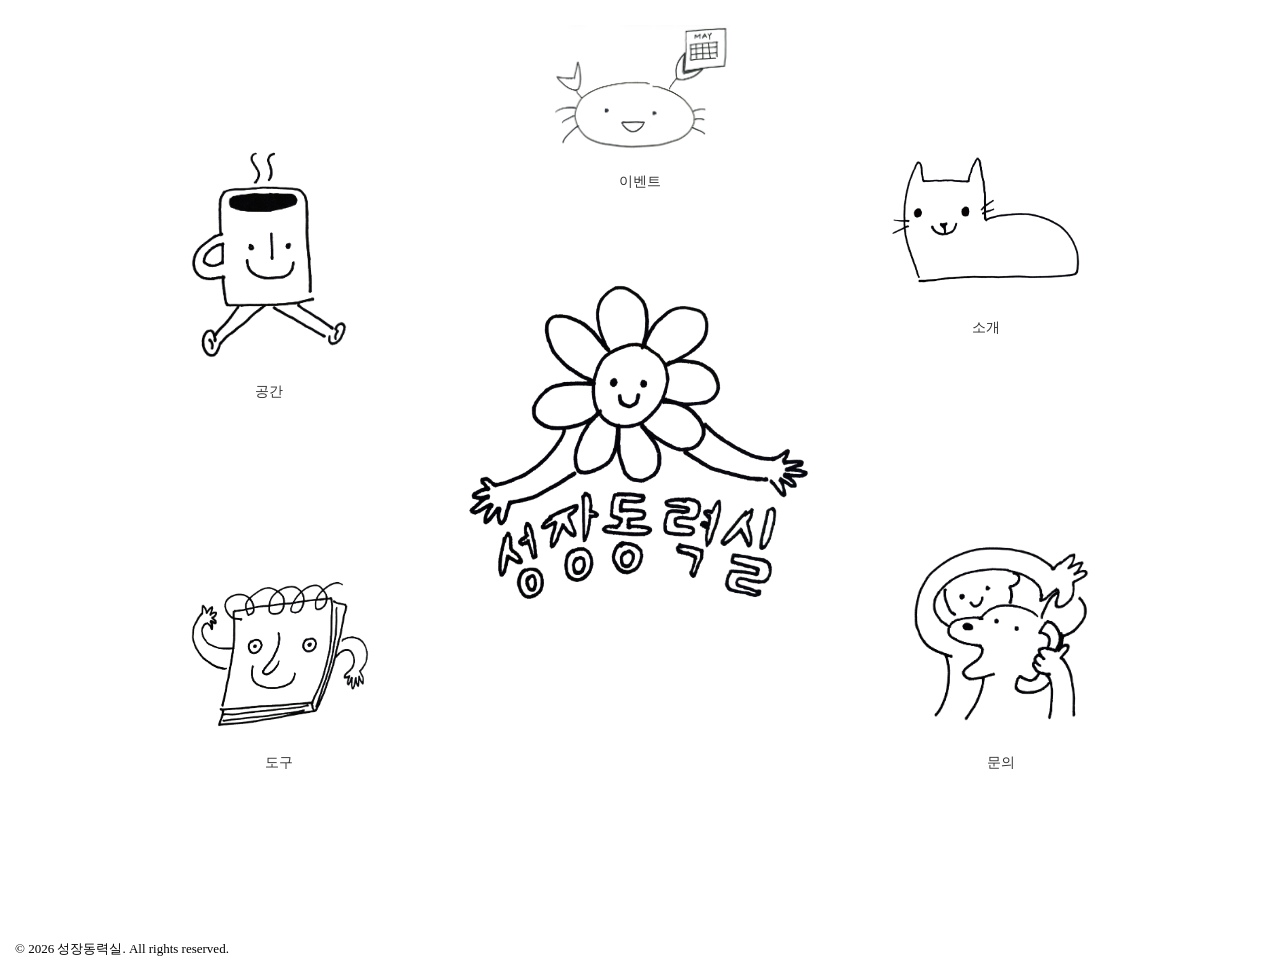
<file: index.html>
<!doctype html>
<html lang="ko">
  <head>
    <meta charset="UTF-8" />
    <meta name="viewport" content="width=device-width, initial-scale=1.0" />
    <meta
      name="description"
      content="성장동력실은 의왕, 안양, 과천, 군포, 산본지역에 거주하고 있는 2030 청년들을 위한 성장 공간입니다."
    />
    <meta name="author" content="Ingrid Koh" />
    <title>성장동력실!</title>
    <link rel="stylesheet" href="style.css" />
    <link rel="stylesheet" href="homepage.css" />
  </head>
  <body>
    <main>
      <div class="hero">
        <img src="illust-hero.png" alt="성장동력실 로고" />
      </div>

      <a
        href="who-we-are.html"
        class="illust-link"
        id="about"
        data-label="소개"
      >
        <img src="illust-about.png" alt="성장동력실 소개 일러스트" />
        <span>소개</span>
      </a>

      <a
        href="study-space.html"
        class="illust-link"
        id="space"
        data-label="공간"
      >
        <img src="illust-space.png" alt="스터디 공간 목록 일러스트" />
        <span>공간</span>
      </a>

      <a href="tools.html" class="illust-link" id="tools" data-label="도구">
        <img src="illust-tools.png" alt="성장 도구 일러스트" />
        <span>도구</span>
      </a>

      <a href="contact.html" class="illust-link" id="contact" data-label="문의">
        <img src="illust-contact.png" alt="문의 및 링크 일러스트" />
        <span>문의</span>
      </a>

      <a href="events.html" class="illust-link" id="events" data-label="이벤트">
        <img src="illust-event.png" alt="이벤트 일러스트" />
        <span>이벤트</span>
      </a>
    </main>

    <footer>
      <p>&copy; 2026 성장동력실. All rights reserved.</p>
    </footer>
  </body>
</html>
</file>
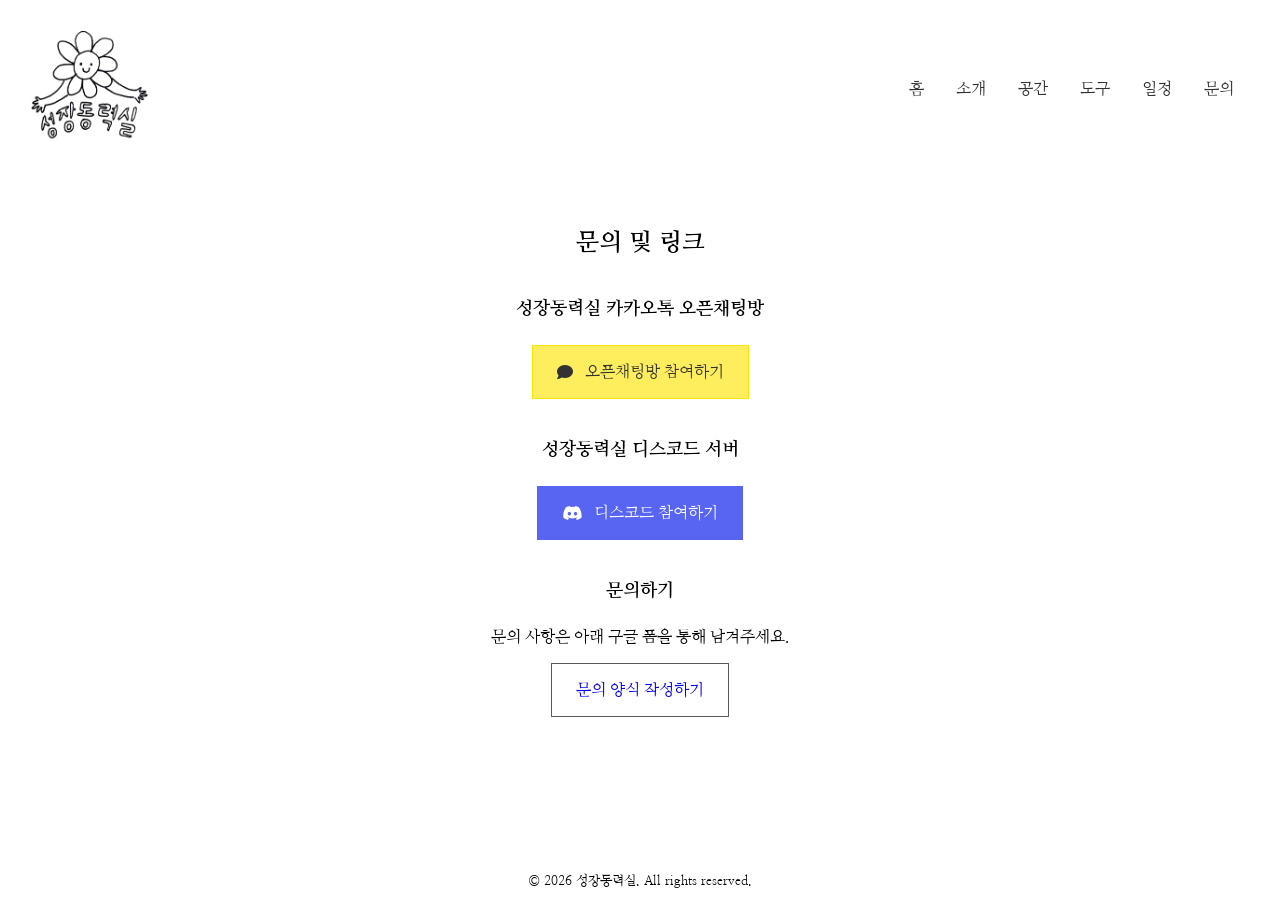
<file: contact.html>
<!doctype html>
<html lang="ko">
  <head>
    <meta charset="UTF-8" />
    <meta name="viewport" content="width=device-width, initial-scale=1.0" />
    <meta
      name="description"
      content="성장동력실의 연락 및 문의 페이지입니다. 카톡 오픈채팅방과 디스코드 서버 링크, 그리고 문의 양식을 통해 성장동력실에 연락할 수 있습니다."
    />
    <meta name="author" content="Ingrid Koh" />
    <title>연락 및 문의</title>
    <link
      href="https://fonts.googleapis.com/css2?family=Nanum+Myeongjo:wght@400;700&display=swap"
      rel="stylesheet"
    />
    <link rel="stylesheet" href="style.css" />
    <link rel="stylesheet" href="contact.css" />
    <link
      rel="stylesheet"
      href="https://cdnjs.cloudflare.com/ajax/libs/font-awesome/6.5.0/css/all.min.css"
    />
  </head>
  <body>
    <header>
      <a href="index.html" class="logo">
        <img src="illust-hero.png" alt="성장동력실 로고" />
      </a>
      <nav>
        <ul>
          <li><a href="index.html">홈</a></li>
          <li><a href="who-we-are.html">소개</a></li>
          <li><a href="study-space.html">공간</a></li>
          <li><a href="tools.html">도구</a></li>
          <li><a href="events.html">일정</a></li>
          <li><a href="contact.html">문의</a></li>
        </ul>
      </nav>
    </header>

    <main>
      <h2>문의 및 링크</h2>

      <section id="kakao">
        <h2>성장동력실 카카오톡 오픈채팅방</h2>
        <a
          href="https://open.kakao.com/o/ggrXez5h"
          target="_blank"
          rel="noopener noreferrer"
          class="social-link kakao"
        >
          <i class="fa-solid fa-comment"></i>
          오픈채팅방 참여하기
        </a>
      </section>

      <section id="discord">
        <h2>성장동력실 디스코드 서버</h2>
        <a
          href="https://discord.gg/X3T97wVYXd"
          target="_blank"
          rel="noopener noreferrer"
          class="social-link discord"
        >
          <i class="fa-brands fa-discord"></i>
          디스코드 참여하기
        </a>
      </section>

      <section id="inquiry">
        <h2>문의하기</h2>
        <p>문의 사항은 아래 구글 폼을 통해 남겨주세요.</p>
        <a
          href="https://docs.google.com/forms/d/e/1FAIpQLSdsNwufP9dA5xRJlw2Zbqz-J8GXjS5h3ZoUSTIDv5auiPWZqw/viewform?usp=header"
          target="_blank"
          rel="noopener noreferrer"
          class="social-link"
          >문의 양식 작성하기</a
        >

        <!-- <p>문의 사항은 아래 메세지로 남겨주세요.</p>

        <form action="#" method="POST">
          <label for="nickname">카톡방 닉네임:</label>
          <input type="text" id="nickname" name="nickname" required />

          <label for="email">이메일:</label>
          <input type="email" id="email" name="email" required />

          <label for="message">메세지:</label>
          <textarea id="message" name="message" rows="10" cols="50"></textarea>

          <button type="submit">보내기</button>
        </form> -->
      </section>
    </main>

    <footer>
      <p>&copy; 2026 성장동력실. All rights reserved.</p>
    </footer>
  </body>
</html>
</file>
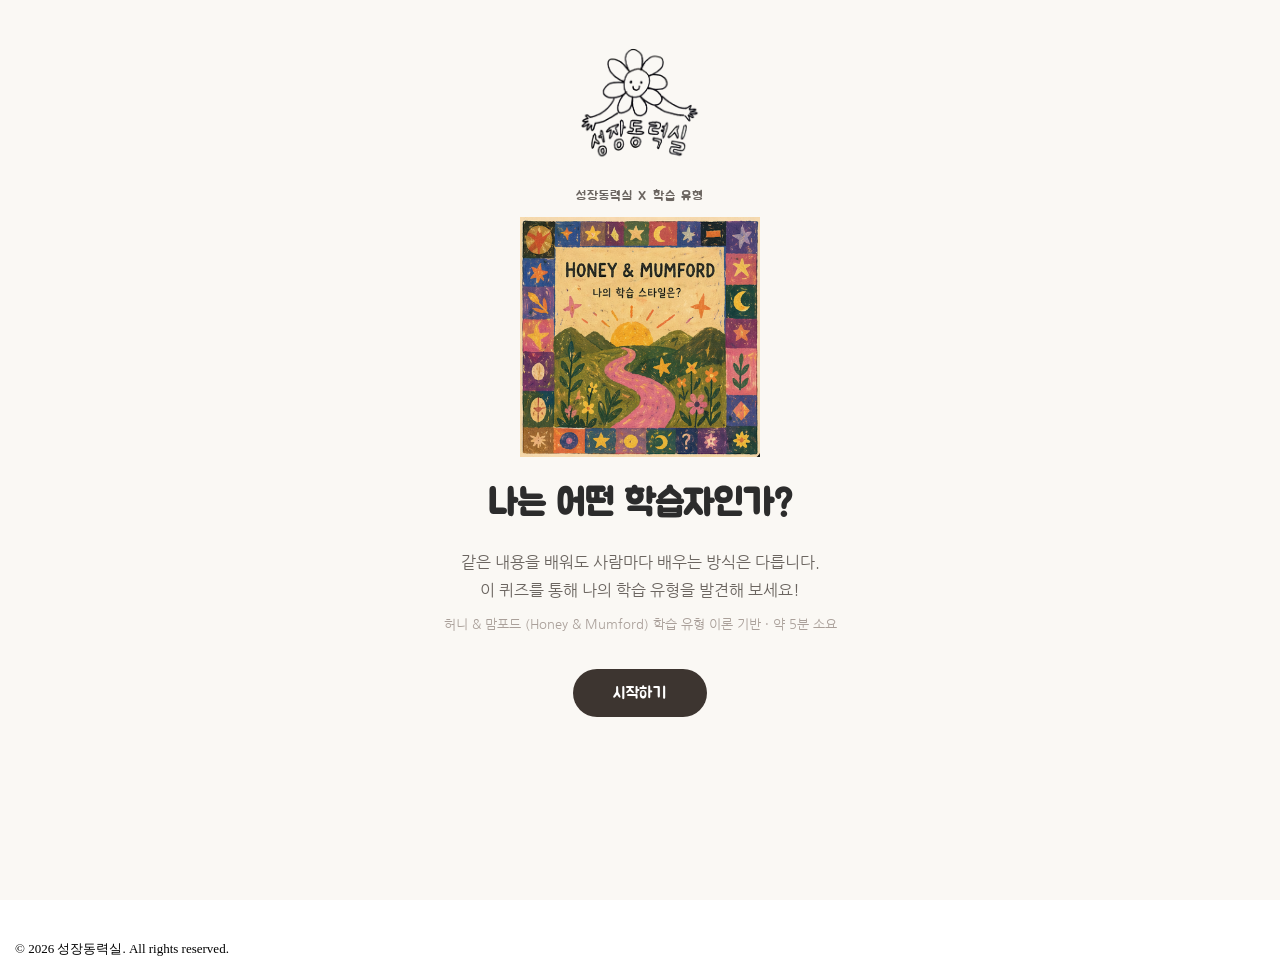
<file: lsquiz.html>
<!doctype html>
<html lang="ko">
  <head>
    <meta charset="UTF-8" />
    <meta name="viewport" content="width=device-width, initial-scale=1.0" />
    <meta
      name="description"
      content="성장동력실은 카톡오픈채팅방을 통해 활발하게 교류하는 2030 커뮤니티입니다. 공부, 운동, 독서, 취미 등 다양한 활동을 격력하며 혼자서는 하기 쉽지 않은 일을 함께 그리고 같이 해나가는 모임입니다."
    />
    <meta name="author" content="Ingrid Koh" />
    <title>나의 학습 유형은?</title>
    <link rel="stylesheet" href="style.css" />
    <link rel="stylesheet" href="lsquiz.css" />
    <link rel="preconnect" href="https://fonts.googleapis.com" />
    <link
      href="https://fonts.googleapis.com/css2?family=Jua&family=Nanum+Gothic&display=swap"
      rel="stylesheet"
    />
    <link rel="icon" href="favicon.ico" />
  </head>

  <body>
    <main id="quiz-app">
      <!-- Screen 1: Intro -->
      <section id="screen-intro" class="screen active">
        <div class="quiz-container">
          <a href="index.html" class="logo">
            <img src="illust-hero.png" alt="성장동력실 로고" />
          </a>
          <p class="screen-label">성장동력실 x 학습 유형</p>
          <img
            class="intro-illustration"
            src="lsquiz-illustrations/main-page.png"
            alt="Intro Illustration"
          />
          <h1>나는 어떤 학습자인가?</h1>
          <p class="intro-desc">
            같은 내용을 배워도 사람마다 배우는 방식은 다릅니다.<br />
            이 퀴즈를 통해 나의 학습 유형을 발견해 보세요!
          </p>
          <p class="intro-meta">
            허니 &amp; 맘포드 (Honey &amp; Mumford) 학습 유형 이론 기반 · 약 5분
            소요
          </p>
          <button class="btn-primary" id="btn-start">시작하기</button>
        </div>
      </section>

      <!-- Screen 2: Quiz -->
      <section id="screen-quiz" class="screen">
        <div class="quiz-container">
          <div class="progress-wrap">
            <div class="progress-bar" id="progress-bar"></div>
          </div>

          <div id="question-illustration"></div>

          <p class="question-meta" id="question-meta">질문 1 / 20</p>
          <h2 class="question-text" id="question-text"></h2>
          <div class="options" id="options"></div>

          <div class="nav-buttons">
            <button class="btn-prev" id="btn-prev">⬅ 이전</button>
            <button class="btn-next" id="btn-next" disabled>다음 ➡</button>
          </div>
        </div>
      </section>

      <!-- Screen 3: Result -->
      <section id="screen-result" class="screen">
        <div class="quiz-container">
          <p class="screen-label">나의 학습 유형</p>
          <div id="result-illustration-wrap"></div>
          <h2 class="result-type" id="result-type"></h2>
          <p class="result-tagline" id="result-tagline"></p>
          <div class="result-body" id="result-body"></div>
          <button class="btn-secondary" id="btn-retry">다시 테스트하기</button>
        </div>
      </section>
    </main>

    <footer>
      <p>&copy; 2026 성장동력실. All rights reserved.</p>
    </footer>
    <script src="lsquiz.js"></script>
  </body>
</html>
</file>
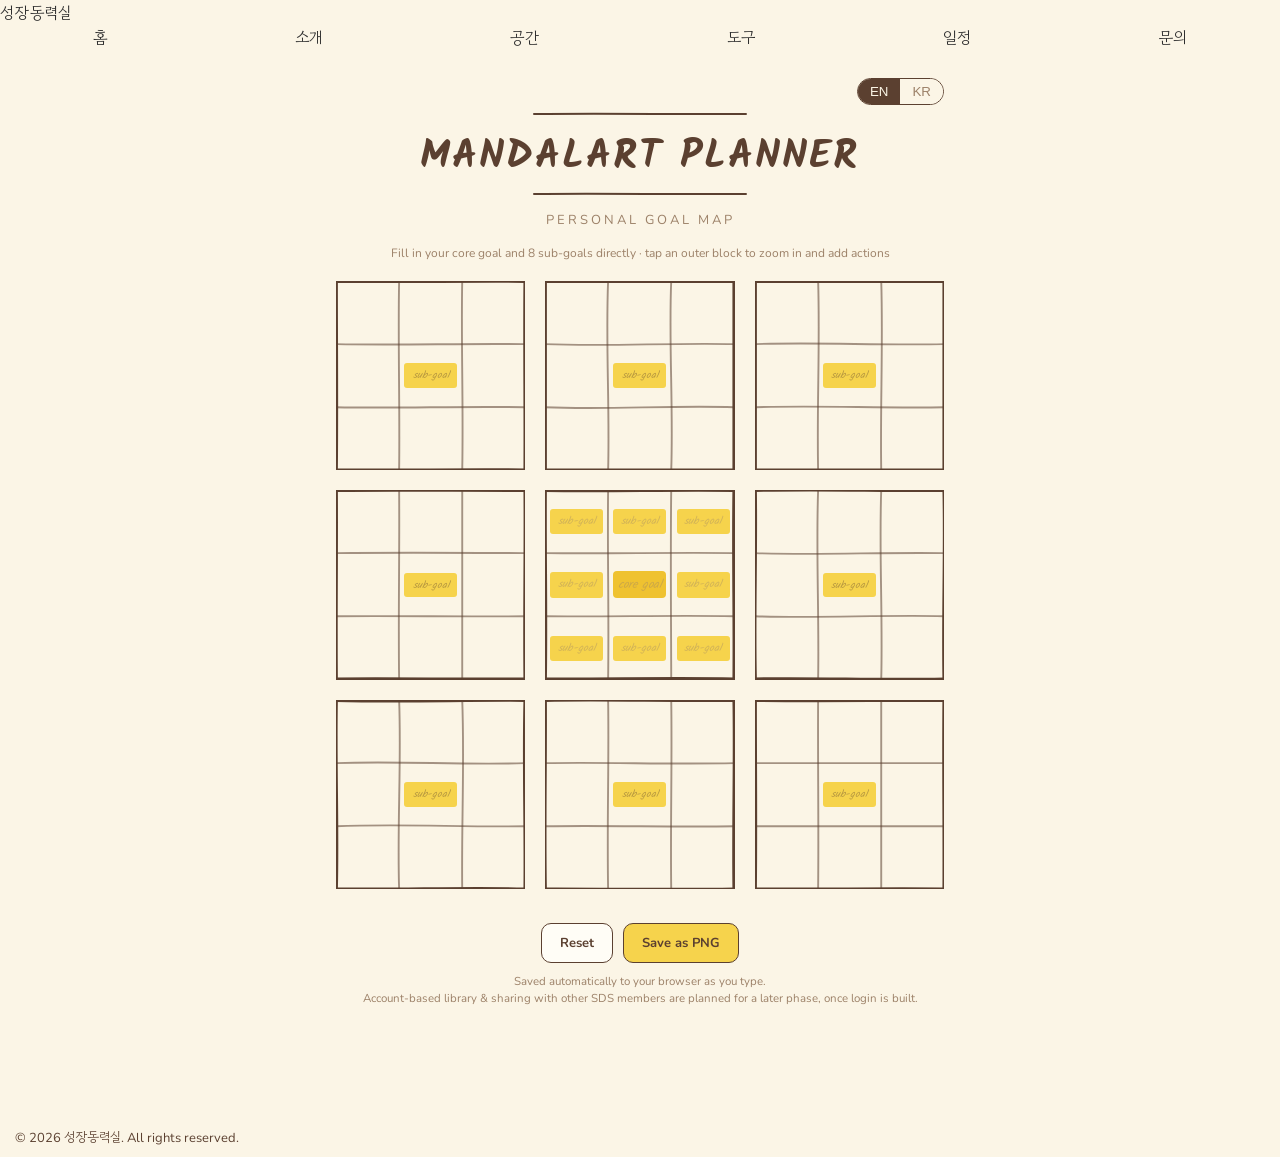
<file: mandalart.html>
<!doctype html>
<html lang="ko">
  <head>
    <meta charset="UTF-8" />
    <meta name="viewport" content="width=device-width, initial-scale=1.0" />
    <title>만다라트 | 성장동력실</title>

    <link rel="preconnect" href="https://fonts.googleapis.com" />
    <link
      href="https://fonts.googleapis.com/css2?family=Kalam:wght@400;700&family=Gaegu:wght@400;700&family=Nunito:wght@400;600;700;800&family=Gowun+Dodum&display=swap"
      rel="stylesheet"
    />

    <link rel="stylesheet" href="style.css" />
    <link rel="stylesheet" href="mandalart.css" />
  </head>
  <body>
    <!-- NAV -->
    <nav class="site-nav">
      <a href="index.html" class="nav-logo">성장동력실</a>
      <ul class="nav-links">
        <li><a href="index.html">홈</a></li>
        <li><a href="who-we-are.html">소개</a></li>
        <li><a href="study-space.html">공간</a></li>
        <li><a href="tools.html">도구</a></li>
        <li><a href="events.html">일정</a></li>
        <li><a href="contact.html">문의</a></li>
      </ul>
    </nav>

    <!-- MAIN -->
    <!-- MAIN -->
    <main class="mandalart-main">
      <div class="page">
        <div class="topbar">
          <div class="lang-toggle">
            <button id="btn-en" class="active">EN</button>
            <button id="btn-kr">KR</button>
          </div>
        </div>

        <div class="title-wrap">
          <svg
            class="rule"
            id="rule-top"
            width="220"
            height="6"
            viewBox="0 0 220 6"
          ></svg>
          <div class="title-line">
            <div class="title" id="main-title">MANDALART</div>
          </div>
          <svg
            class="rule"
            id="rule-bottom"
            width="220"
            height="6"
            viewBox="0 0 220 6"
          ></svg>
          <div class="subtitle" id="subtitle">personal goal map</div>
        </div>

        <div class="hint" id="hint-text">
          Fill in your core goal and 8 sub-goals directly · tap an outer block
          to zoom in and add actions
        </div>

        <div class="super-grid" id="superGrid"></div>

        <div class="actions">
          <button class="btn" id="btn-reset">Reset</button>
          <button class="btn primary" id="btn-save">Save as PNG</button>
        </div>
        <div class="note" id="note-text">
          Saved automatically to your browser as you type. Account-based library
          & sharing with other SDS members are planned for a later phase, once
          login is built.
        </div>
      </div>
    </main>

    <div class="backdrop" id="backdrop"></div>
    <div class="zoom-panel" id="zoomPanel"></div>
    <div class="toast" id="toast"></div>

    <!-- FOOTER -->
    <footer class="site-footer">
      <p>&copy; 2026 성장동력실. All rights reserved.</p>
    </footer>

    <script src="mandalart.js"></script>
  </body>
</html>
</file>
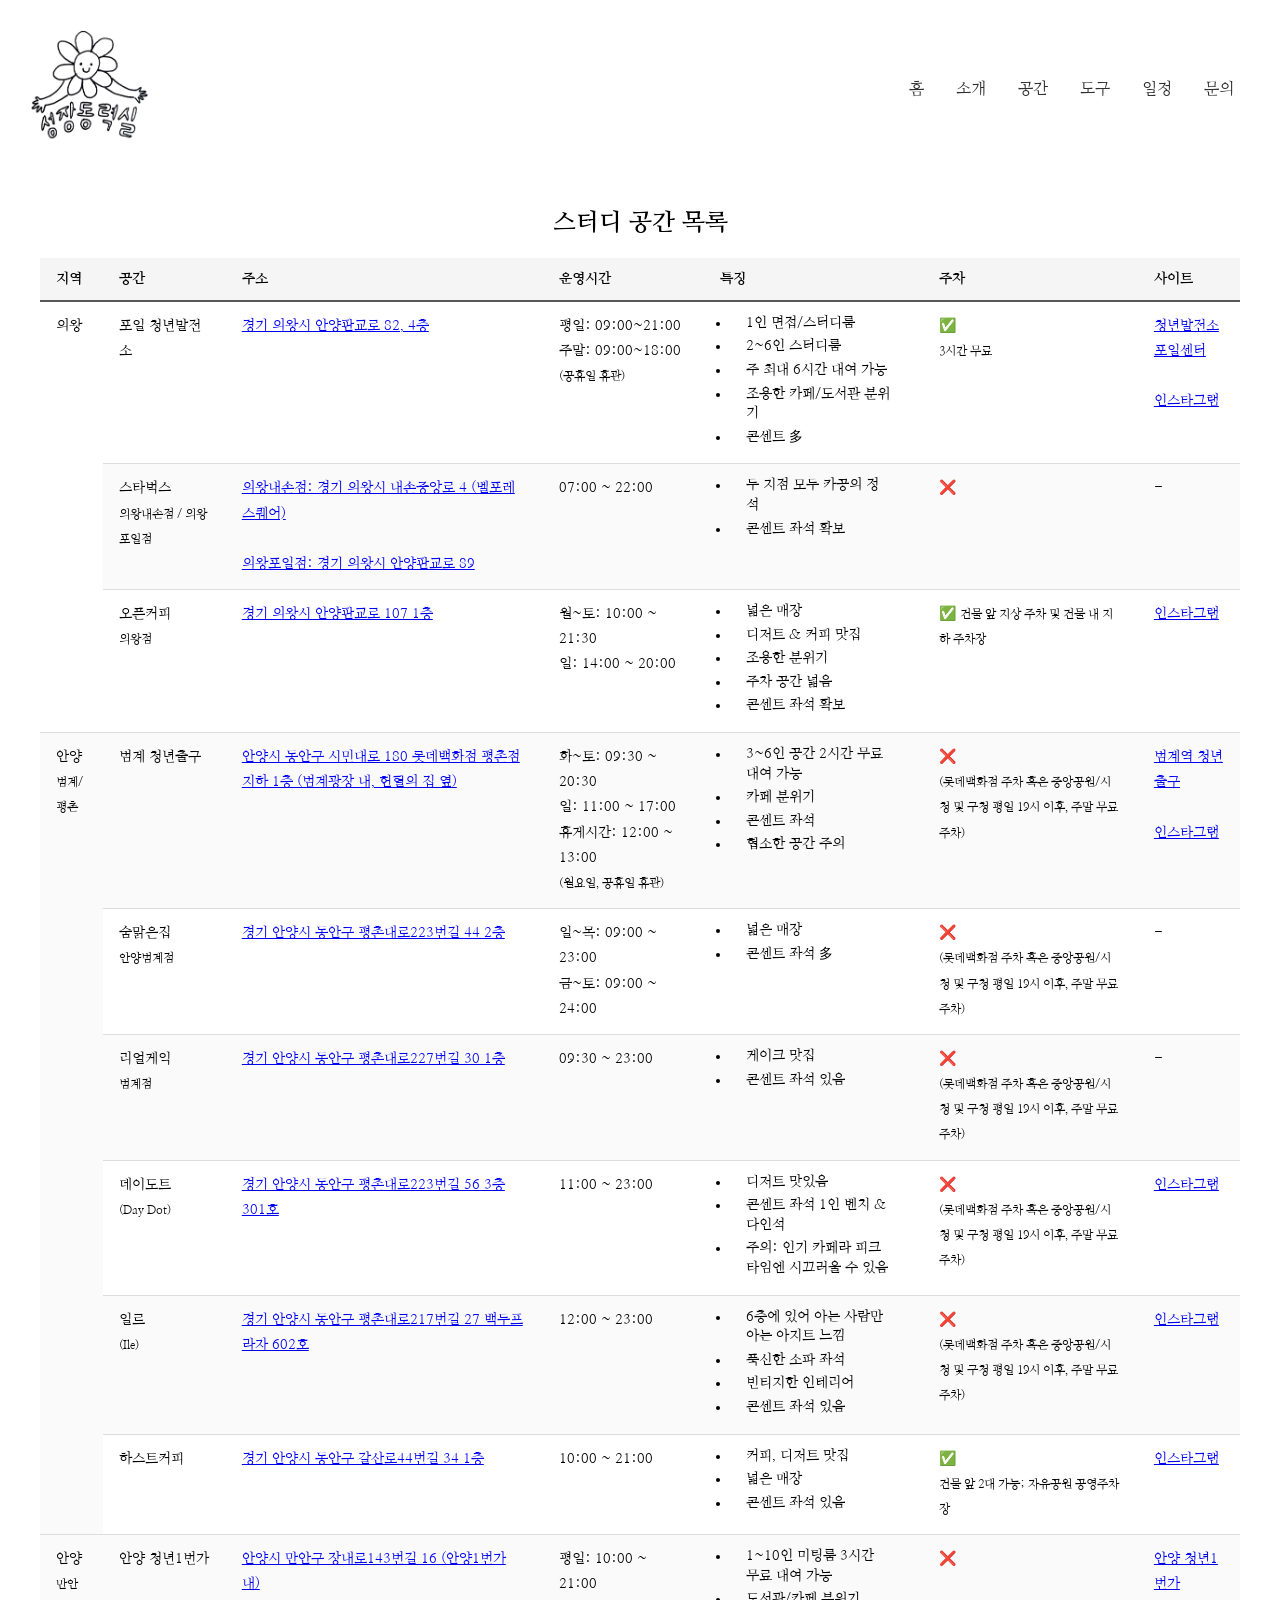
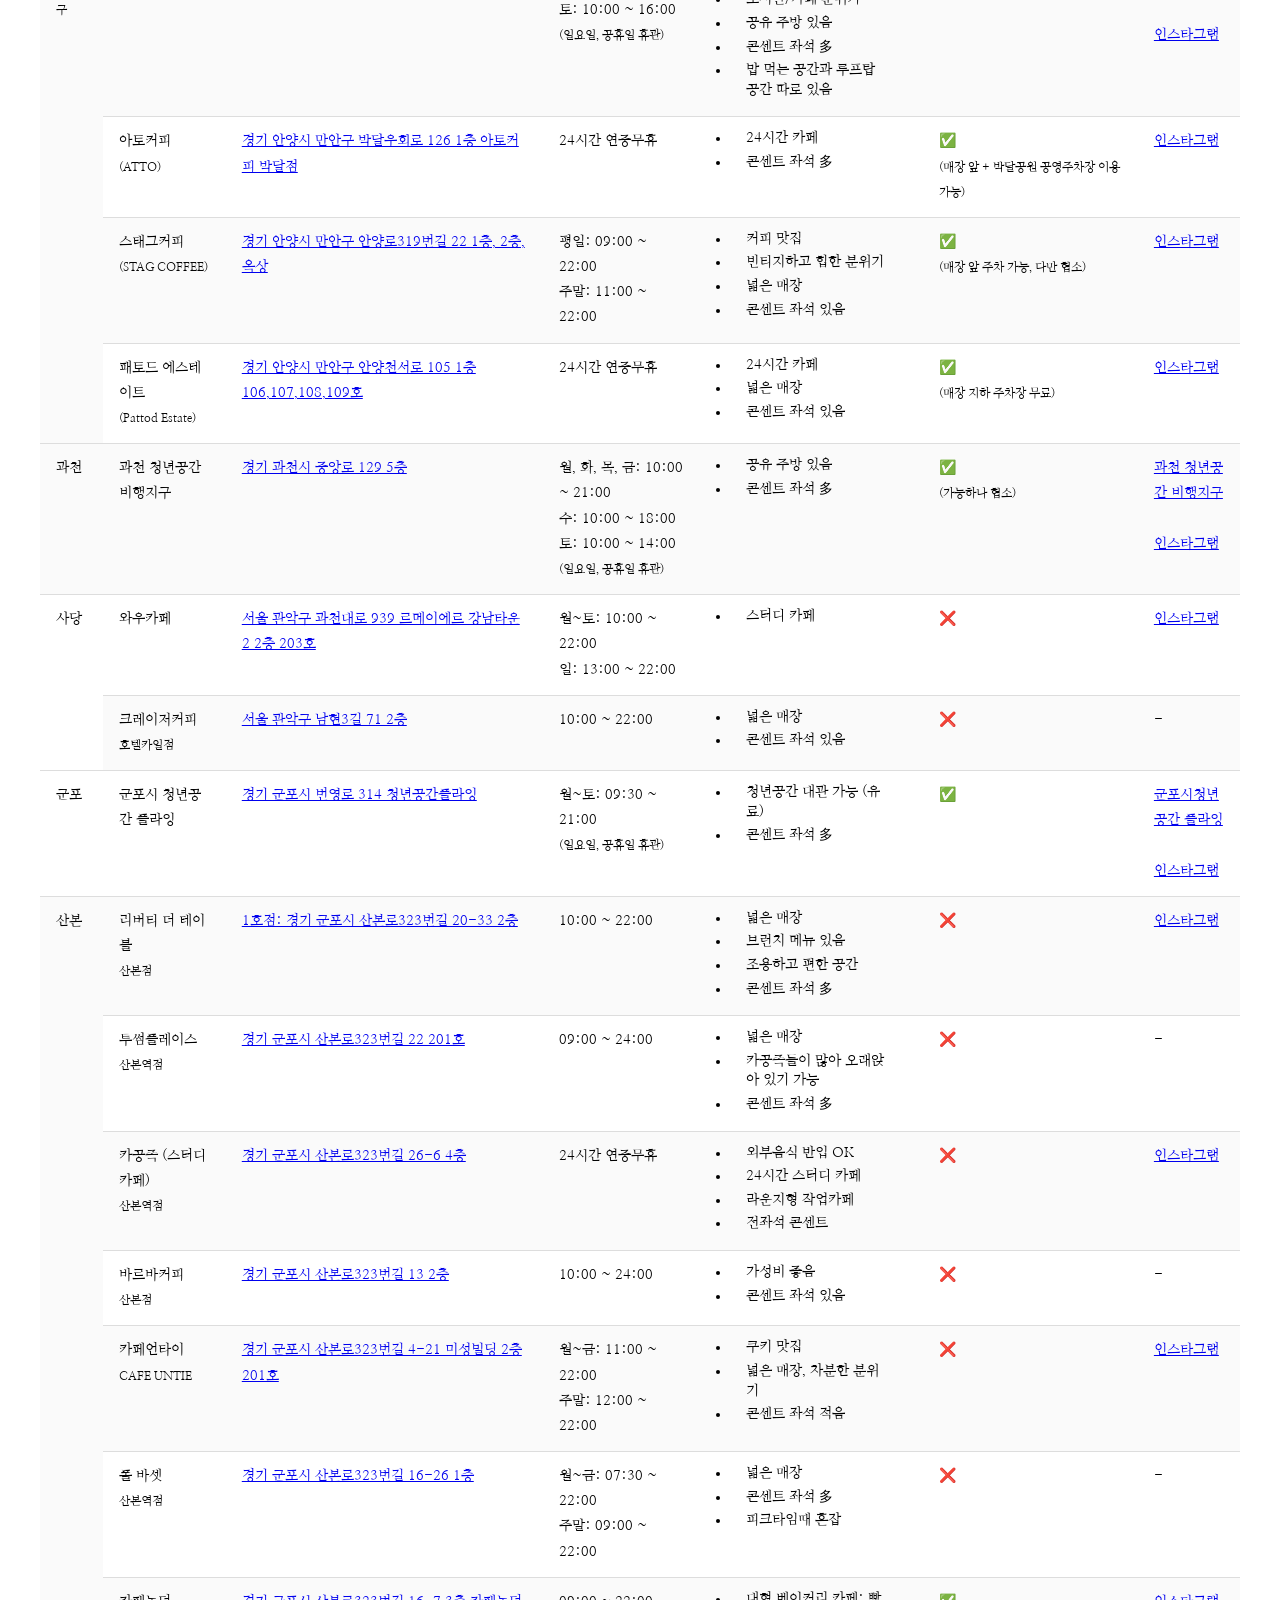
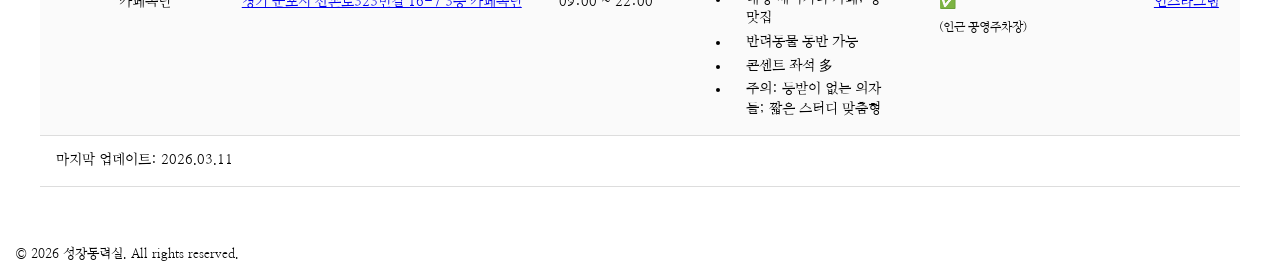
<file: study-space.html>
<!doctype html>
<html lang="ko">
  <head>
    <meta charset="UTF-8" />
    <meta name="viewport" content="width=device-width, initial-scale=1.0" />
    <meta
      name="description"
      content="성장동력실이 추천하는 스터디 공간들입니다. 카페와 스터디카페, 그리고 청년 공간들을 리스트로 정리했습니다."
    />
    <meta name="author" content="Ingrid Koh" />
    <title>스터디 공간</title>
    <link
      href="https://fonts.googleapis.com/css2?family=Nanum+Myeongjo:wght@400;700&display=swap"
      rel="stylesheet"
    />
    <link rel="stylesheet" href="style.css" />
    <link rel="stylesheet" href="study-space.css" />
  </head>
  <body>
    <header>
      <a href="index.html" class="logo">
        <img src="illust-hero.png" alt="성장동력실 로고" />
      </a>
      <nav>
        <ul>
          <li><a href="index.html">홈</a></li>
          <li><a href="who-we-are.html">소개</a></li>
          <li><a href="study-space.html">공간</a></li>
          <li><a href="tools.html">도구</a></li>
          <li><a href="events.html">일정</a></li>
          <li><a href="contact.html">문의</a></li>
        </ul>
      </nav>
    </header>
    <main>
      <h2>스터디 공간 목록</h2>
      <div class="table-wrapper">
        <table>
          <thead>
            <tr>
              <th>지역</th>
              <th>공간</th>
              <th>주소</th>
              <th>운영시간</th>
              <th>특징</th>
              <th>주차</th>
              <th>사이트</th>
            </tr>
          </thead>
          <tbody>
            <tr>
              <td rowspan="3">의왕</td>
              <td>포일 청년발전소</td>
              <td>
                <a
                  href="https://naver.me/GbDRZ5M5"
                  target="_blank"
                  rel="noopener noreferrer"
                  >경기 의왕시 안양판교로 82, 4층</a
                >
              </td>
              <td>
                평일: 09:00~21:00 <br />
                주말: 09:00~18:00 <br />
                <small>(공휴일 휴관)</small>
              </td>
              <td>
                <ul>
                  <li>1인 면접/스터디룸</li>
                  <li>2~6인 스터디룸</li>
                  <li>주 최대 6시간 대여 가능</li>
                  <li>조용한 카페/도서관 분위기</li>
                  <li>콘센트 多</li>
                </ul>
              </td>
              <td>✅ <br /><small>3시간 무료</small></td>
              <td>
                <a
                  href="https://youth.gg.go.kr/gg/join/archive-space-search-map.do?mode=view&arcNo=957&pager.offset=16&pagerLimit=8"
                  target="_blank"
                  rel="noopener noreferrer"
                  >청년발전소 포일센터</a
                >
                <br />
                <br />
                <a
                  href="https://www.instagram.com/uiwang_youth/"
                  target="_blank"
                  rel="noopener noreferrer"
                  aria-label="포일 청년발전소 인스타그램"
                  >인스타그램</a
                >
              </td>
            </tr>
            <tr>
              <td>스타벅스 <br /><small>의왕내손점 / 의왕포일점</small></td>
              <td>
                <a
                  href="https://naver.me/5uIMDBGN"
                  target="_blank"
                  rel="noopener noreferrer"
                  >의왕내손점: 경기 의왕시 내손중앙로 4 (벨포레스퀘어)
                </a>
                <br />
                <br />
                <a
                  href="https://naver.me/G1wSWKBK"
                  target="_blank"
                  rel="noopener noreferrer"
                  >의왕포일점: 경기 의왕시 안양판교로 89
                </a>
              </td>
              <td>07:00 ~ 22:00</td>
              <td>
                <ul>
                  <li>두 지점 모두 카공의 정석</li>
                  <li>콘센트 좌석 확보</li>
                </ul>
              </td>
              <td>❌</td>
              <td>-</td>
            </tr>
            <tr>
              <td>오픈커피 <br /><small>의왕점</small></td>
              <td>
                <a
                  href="https://naver.me/xbA5El33"
                  target="_blank"
                  rel="noopener noreferrer"
                  >경기 의왕시 안양판교로 107 1층
                </a>
              </td>
              <td>
                월~토: 10:00 ~ 21:30 <br />
                일: 14:00 ~ 20:00
              </td>
              <td>
                <ul>
                  <li>넓은 매장</li>
                  <li>디저트 &amp; 커피 맛집</li>
                  <li>조용한 분위기</li>
                  <li>주차 공간 넓음</li>
                  <li>콘센트 좌석 확보</li>
                </ul>
              </td>
              <td>
                ✅ <small>건물 앞 지상 주차 및 건물 내 지하 주차장</small>
              </td>
              <td>
                <a
                  href="https://www.instagram.com/opencoffee_uiwang"
                  target="_blank"
                  rel="noopener noreferrer"
                  aria-label="오픈커피 인스타그램"
                  >인스타그램</a
                >
              </td>
            </tr>

            <tr>
              <td rowspan="6">안양 <br /><small>범계/평촌</small></td>
              <td>범계 청년출구</td>
              <td>
                <a
                  href="https://naver.me/GyYlXquT"
                  target="_blank"
                  rel="noopener noreferrer"
                  >안양시 동안구 시민대로 180 롯데백화점 평촌점 지하 1층
                  (범계광장 내, 헌혈의 집 옆)</a
                >
              </td>
              <td>
                화~토: 09:30 ~ 20:30 <br />
                일: 11:00 ~ 17:00 <br />
                휴게시간: 12:00 ~ 13:00 <br />
                <small>(월요일, 공휴일 휴관)</small>
              </td>
              <td>
                <ul>
                  <li>3~6인 공간 2시간 무료 대여 가능</li>
                  <li>카페 분위기</li>
                  <li>콘센트 좌석</li>
                  <li>협소한 공간 주의</li>
                </ul>
              </td>
              <td>
                ❌ <br /><small
                  >(롯데백화점 주차 혹은 중앙공원/시청 및 구청 평일 19시 이후,
                  주말 무료 주차)</small
                >
              </td>
              <td>
                <a
                  href="https://youth.gg.go.kr/gg/join/archive-space-search-map.do?mode=view&arcNo=597&srSigungu=anyang&pager.offset=0&pagerLimit=8"
                  target="_blank"
                  rel="noopener noreferrer"
                  >범계역 청년출구</a
                >
                <br />
                <br />
                <a
                  href="https://www.instagram.com/beomgye_youthexit/"
                  target="_blank"
                  rel="noopener noreferrer"
                  aria-label="범계역 청년출구 인스타그램"
                  >인스타그램</a
                >
              </td>
            </tr>
            <tr>
              <td>숨맑은집 <br /><small>안양범계점</small></td>
              <td>
                <a
                  href="https://naver.me/GpCTaMHf"
                  target="_blank"
                  rel="noopener noreferrer"
                  >경기 안양시 동안구 평촌대로223번길 44 2층</a
                >
              </td>
              <td>
                일~목: 09:00 ~ 23:00 <br />
                금~토: 09:00 ~ 24:00
              </td>
              <td>
                <ul>
                  <li>넓은 매장</li>
                  <li>콘센트 좌석 多</li>
                </ul>
              </td>
              <td>
                ❌ <br /><small
                  >(롯데백화점 주차 혹은 중앙공원/시청 및 구청 평일 19시 이후,
                  주말 무료 주차)</small
                >
              </td>
              <td>-</td>
            </tr>
            <tr>
              <td>리얼케익 <br /><small>범계점</small></td>
              <td>
                <a
                  href="https://naver.me/GZ6FpYUo"
                  target="_blank"
                  rel="noopener noreferrer"
                  >경기 안양시 동안구 평촌대로227번길 30 1층</a
                >
              </td>
              <td>09:30 ~ 23:00</td>
              <td>
                <ul>
                  <li>케이크 맛집</li>
                  <li>콘센트 좌석 있음</li>
                </ul>
              </td>
              <td>
                ❌ <br /><small
                  >(롯데백화점 주차 혹은 중앙공원/시청 및 구청 평일 19시 이후,
                  주말 무료 주차)</small
                >
              </td>
              <td>-</td>
            </tr>

            <tr>
              <td>데이도트 <br /><small>(Day Dot)</small></td>
              <td>
                <a
                  href="https://naver.me/FY3iUPhG"
                  target="_blank"
                  rel="noopener noreferrer"
                  >경기 안양시 동안구 평촌대로223번길 56 3층 301호</a
                >
              </td>
              <td>11:00 ~ 23:00</td>
              <td>
                <ul>
                  <li>디저트 맛있음</li>
                  <li>콘센트 좌석 1인 벤치 &amp; 다인석</li>
                  <li>주의: 인기 카페라 피크타임엔 시끄러울 수 있음</li>
                </ul>
              </td>
              <td>
                ❌ <br /><small
                  >(롯데백화점 주차 혹은 중앙공원/시청 및 구청 평일 19시 이후,
                  주말 무료 주차)</small
                >
              </td>
              <td>
                <a
                  href="https://www.instagram.com/daydot.patisserie/"
                  target="_blank"
                  rel="noopener noreferrer"
                  aria-label="데이도트 인스타그램"
                  >인스타그램</a
                >
              </td>
            </tr>
            <tr>
              <td>일르 <br /><small>(Ile)</small></td>
              <td>
                <a
                  href="https://naver.me/F9NjmcEa"
                  target="_blank"
                  rel="noopener noreferrer"
                  >경기 안양시 동안구 평촌대로217번길 27 백두프라자 602호</a
                >
              </td>
              <td>12:00 ~ 23:00</td>
              <td>
                <ul>
                  <li>6층에 있어 아는 사람만 아는 아지트 느낌</li>
                  <li>푹신한 소파 좌석</li>
                  <li>빈티지한 인테리어</li>
                  <li>콘센트 좌석 있음</li>
                </ul>
              </td>
              <td>
                ❌ <br /><small
                  >(롯데백화점 주차 혹은 중앙공원/시청 및 구청 평일 19시 이후,
                  주말 무료 주차)</small
                >
              </td>
              <td>
                <a
                  href="https://www.instagram.com/ile_cafe"
                  target="_blank"
                  rel="noopener noreferrer"
                  aria-label="일르 인스타그램"
                  >인스타그램</a
                >
              </td>
            </tr>
            <tr>
              <td>하스트커피</td>
              <td>
                <a
                  href="https://naver.me/FG7AJvDk"
                  target="_blank"
                  rel="noopener noreferrer"
                  >경기 안양시 동안구 갈산로44번길 34 1층</a
                >
              </td>
              <td>10:00 ~ 21:00</td>
              <td>
                <ul>
                  <li>커피, 디저트 맛집</li>
                  <li>넓은 매장</li>
                  <li>콘센트 좌석 있음</li>
                </ul>
              </td>
              <td>
                ✅ <br /><small>건물 앞 2대 가능; 자유공원 공영주차장</small>
              </td>
              <td>
                <a
                  href="https://www.instagram.com/haast_coffee"
                  target="_blank"
                  rel="noopener noreferrer"
                  aria-label="하스트커피 인스타그램"
                  >인스타그램</a
                >
              </td>
            </tr>

            <tr>
              <td rowspan="4">안양 <br /><small>만안구</small></td>
              <td>안양 청년1번가</td>
              <td>
                <a
                  href="https://naver.me/xafGirtb"
                  target="_blank"
                  rel="noopener noreferrer"
                  >안양시 만안구 장내로143번길 16 (안양1번가 내)</a
                >
              </td>
              <td>
                평일: 10:00 ~ 21:00 <br />
                토: 10:00 ~ 16:00 <br />
                <small>(일요일, 공휴일 휴관)</small>
              </td>
              <td>
                <ul>
                  <li>1~10인 미팅룸 3시간 무료 대여 가능</li>
                  <li>도서관/카페 분위기</li>
                  <li>공유 주방 있음</li>
                  <li>콘센트 좌석 多</li>
                  <li>밥 먹는 공간과 루프탑 공간 따로 있음</li>
                </ul>
              </td>
              <td>❌</td>
              <td>
                <a
                  href="https://www.anyang.go.kr/youth/contents.do?key=5205"
                  target="_blank"
                  rel="noopener noreferrer"
                  >안양 청년1번가</a
                >
                <br />
                <br />
                <a
                  href="https://www.instagram.com/any_1st/"
                  target="_blank"
                  rel="noopener noreferrer"
                  aria-label="안양 청년1번가 인스타그램"
                  >인스타그램</a
                >
              </td>
            </tr>
            <tr>
              <td>아토커피 <br /><small>(ATTO)</small></td>
              <td>
                <a
                  href="https://naver.me/5xjfRKD6"
                  target="_blank"
                  rel="noopener noreferrer"
                  >경기 안양시 만안구 박달우회로 126 1층 아토커피 박달점</a
                >
              </td>
              <td>24시간 연중무휴</td>
              <td>
                <ul>
                  <li>24시간 카페</li>
                  <li>콘센트 좌석 多</li>
                </ul>
              </td>
              <td>
                ✅ <br /><small
                  >(매장 앞 + 박달공원 공영주차장 이용 가능)</small
                >
              </td>
              <td>
                <a
                  href="https://www.instagram.com/atto_bakdal"
                  target="_blank"
                  rel="noopener noreferrer"
                  aria-label="아토커피 인스타그램"
                  >인스타그램</a
                >
              </td>
            </tr>
            <tr>
              <td>스태그커피 <br /><small>(STAG COFFEE)</small></td>
              <td>
                <a
                  href="https://naver.me/xQe2IPWd"
                  target="_blank"
                  rel="noopener noreferrer"
                  >경기 안양시 만안구 안양로319번길 22 1층, 2층, 옥상</a
                >
              </td>
              <td>
                평일: 09:00 ~ 22:00 <br />
                주말: 11:00 ~ 22:00
              </td>
              <td>
                <ul>
                  <li>커피 맛집</li>
                  <li>빈티지하고 힙한 분위기</li>
                  <li>넓은 매장</li>
                  <li>콘센트 좌석 있음</li>
                </ul>
              </td>
              <td>✅ <br /><small>(매장 앞 주차 가능, 다만 협소)</small></td>
              <td>
                <a
                  href="https://www.instagram.com/_stagcoffee"
                  target="_blank"
                  rel="noopener noreferrer"
                  aria-label="스태그커피 인스타그램"
                  >인스타그램</a
                >
              </td>
            </tr>
            <tr>
              <td>패토드 에스테이트 <br /><small>(Pattod Estate)</small></td>
              <td>
                <a
                  href="https://naver.me/GFCQCnMz"
                  target="_blank"
                  rel="noopener noreferrer"
                  >경기 안양시 만안구 안양천서로 105 1층 106,107,108,109호</a
                >
              </td>
              <td>24시간 연중무휴</td>
              <td>
                <ul>
                  <li>24시간 카페</li>
                  <li>넓은 매장</li>
                  <li>콘센트 좌석 있음</li>
                </ul>
              </td>
              <td>✅ <br /><small>(매장 지하 주차장 무료)</small></td>
              <td>
                <a
                  href="https://www.instagram.com/pattod_estate/"
                  target="_blank"
                  rel="noopener noreferrer"
                  aria-label="패토드 에스테이트 인스타그램"
                  >인스타그램</a
                >
              </td>
            </tr>
            <tr>
              <td>과천</td>
              <td>과천 청년공간 비행지구</td>
              <td>
                <a
                  href="https://naver.me/GYC6BeXZ"
                  target="_blank"
                  rel="noopener noreferrer"
                  >경기 과천시 중앙로 129 5층</a
                >
              </td>
              <td>
                월, 화, 목, 금: 10:00 ~ 21:00 <br />
                수: 10:00 ~ 18:00 <br />
                토: 10:00 ~ 14:00 <br />
                <small>(일요일, 공휴일 휴관)</small>
              </td>
              <td>
                <ul>
                  <li>공유 주방 있음</li>
                  <li>콘센트 좌석 多</li>
                </ul>
              </td>
              <td>✅ <br /><small>(가능하나 협소)</small></td>
              <td>
                <a
                  href="https://youth.gg.go.kr/gg/join/archive-space-search-map.do?mode=view&arcNo=914&pager.offset=24&pagerLimit=8"
                  target="_blank"
                  rel="noopener noreferrer"
                  >과천 청년공간 비행지구</a
                >
                <br />
                <br />
                <a
                  href="https://www.instagram.com/gc_fly_earth/"
                  target="_blank"
                  rel="noopener noreferrer"
                  aria-label="과천 청년공간 비행지구 인스타그램"
                  >인스타그램</a
                >
              </td>
            </tr>
            <tr>
              <td rowspan="2">사당</td>
              <td>와우카페</td>
              <td>
                <a
                  href="https://naver.me/FY3yi451"
                  target="_blank"
                  rel="noopener noreferrer"
                  >서울 관악구 과천대로 939 르메이에르 강남타운2 2층 203호</a
                >
              </td>
              <td>
                월~토: 10:00 ~ 22:00 <br />
                일: 13:00 ~ 22:00
              </td>
              <td>
                <ul>
                  <li>스터디 카페</li>
                </ul>
              </td>
              <td>❌</td>
              <td>
                <a
                  href="https://www.instagram.com/wowcafe.seoul"
                  target="_blank"
                  rel="noopener noreferrer"
                  aria-label="와우카페 인스타그램"
                  >인스타그램</a
                >
              </td>
            </tr>
            <tr>
              <td>크레이저커피 <small>호텔카일점</small></td>
              <td>
                <a
                  href="https://naver.me/GyYbeIBM"
                  target="_blank"
                  rel="noopener noreferrer"
                  >서울 관악구 남현3길 71 2층</a
                >
              </td>
              <td>10:00 ~ 22:00</td>
              <td>
                <ul>
                  <li>넓은 매장</li>
                  <li>콘센트 좌석 있음</li>
                </ul>
              </td>
              <td>❌</td>
              <td>-</td>
            </tr>

            <tr>
              <td>군포</td>
              <td>군포시 청년공간 플라잉</td>
              <td>
                <a
                  href="https://naver.me/5XJIEHxb"
                  target="_blank"
                  rel="noopener noreferrer"
                  >경기 군포시 번영로 314 청년공간플라잉</a
                >
              </td>
              <td>
                월~토: 09:30 ~ 21:00 <br />
                <small>(일요일, 공휴일 휴관)</small>
              </td>
              <td>
                <ul>
                  <li>청년공간 대관 가능 (유료)</li>
                  <li>콘센트 좌석 多</li>
                </ul>
              </td>
              <td>✅</td>
              <td>
                <a
                  href="https://youth.gg.go.kr/gg/join/archive-space-search-map.do?mode=view&arcNo=7943&pager.offset=0&pagerLimit=8"
                  target="_blank"
                  rel="noopener noreferrer"
                  >군포시청년공간 플라잉</a
                >
                <br />
                <br />
                <a
                  href="https://www.instagram.com/gp_ycf/"
                  target="_blank"
                  rel="noopener noreferrer"
                  aria-label="군포시 청년공간 플라잉 인스타그램"
                  >인스타그램</a
                >
              </td>
            </tr>
            <tr>
              <td rowspan="7">산본</td>
              <td>리버티 더 테이블 <br /><small>산본점</small></td>
              <td>
                <a
                  href="https://naver.me/FjbnO8Hz"
                  target="_blank"
                  rel="noopener noreferrer"
                  >1호점: 경기 군포시 산본로323번길 20-33 2층</a
                >
              </td>
              <td>10:00 ~ 22:00</td>
              <td>
                <ul>
                  <li>넓은 매장</li>
                  <li>브런치 메뉴 있음</li>
                  <li>조용하고 편한 공간</li>
                  <li>콘센트 좌석 多</li>
                </ul>
              </td>
              <td>❌</td>
              <td>
                <a
                  href="https://www.instagram.com/liberty_the_table_/"
                  target="_blank"
                  rel="noopener noreferrer"
                  aria-label="리버티 더 테이블 인스타그램"
                  >인스타그램</a
                >
              </td>
            </tr>
            <tr>
              <td>투썸플레이스 <br /><small>산본역점</small></td>
              <td>
                <a
                  href="https://naver.me/FV7YPiCP"
                  target="_blank"
                  rel="noopener noreferrer"
                  >경기 군포시 산본로323번길 22 201호</a
                >
              </td>
              <td>09:00 ~ 24:00</td>
              <td>
                <ul>
                  <li>넓은 매장</li>
                  <li>카공족들이 많아 오래앉아 있기 가능</li>
                  <li>콘센트 좌석 多</li>
                </ul>
              </td>
              <td>❌</td>
              <td>-</td>
            </tr>
            <tr>
              <td>카공족 (스터디 카페)<br /><small>산본역점</small></td>
              <td>
                <a
                  href="https://naver.me/xkt2RAQk"
                  target="_blank"
                  rel="noopener noreferrer"
                  >경기 군포시 산본로323번길 26-6 4층</a
                >
              </td>
              <td>24시간 연중무휴</td>
              <td>
                <ul>
                  <li>외부음식 반입 OK</li>
                  <li>24시간 스터디 카페</li>
                  <li>라운지형 작업카페</li>
                  <li>전좌석 콘센트</li>
                </ul>
              </td>
              <td>❌</td>
              <td>
                <a
                  href="https://www.instagram.com/cagongzok_sanbon"
                  target="_blank"
                  rel="noopener noreferrer"
                  aria-label="카공족 인스타그램"
                  >인스타그램</a
                >
              </td>
            </tr>
            <tr>
              <td>바르바커피 <br /><small>산본점</small></td>
              <td>
                <a
                  href="https://naver.me/5wWBeKkU"
                  target="_blank"
                  rel="noopener noreferrer"
                  >경기 군포시 산본로323번길 13 2층</a
                >
              </td>
              <td>10:00 ~ 24:00</td>
              <td>
                <ul>
                  <li>가성비 좋음</li>
                  <li>콘센트 좌석 있음</li>
                </ul>
              </td>
              <td>❌</td>
              <td>-</td>
            </tr>
            <tr>
              <td>카페언타이 <br /><small>CAFE UNTIE</small></td>
              <td>
                <a
                  href="https://naver.me/GWe2NN6t"
                  target="_blank"
                  rel="noopener noreferrer"
                  >경기 군포시 산본로323번길 4-21 미성빌딩 2층 201호</a
                >
              </td>
              <td>
                월~금: 11:00 ~ 22:00 <br />
                주말: 12:00 ~ 22:00
              </td>
              <td>
                <ul>
                  <li>쿠키 맛집</li>
                  <li>넓은 매장, 차분한 분위기</li>
                  <li>콘센트 좌석 적음</li>
                </ul>
              </td>
              <td>❌</td>
              <td>
                <a
                  href="https://www.instagram.com/untiecoffeeroasters"
                  target="_blank"
                  rel="noopener noreferrer"
                  aria-label="카페언타이 인스타그램"
                  >인스타그램</a
                >
              </td>
            </tr>
            <tr>
              <td>폴 바셋 <br /><small>산본역점</small></td>
              <td>
                <a
                  href="https://naver.me/x4GpfyU1"
                  target="_blank"
                  rel="noopener noreferrer"
                  >경기 군포시 산본로323번길 16-26 1층</a
                >
              </td>
              <td>
                월~금: 07:30 ~ 22:00 <br />
                주말: 09:00 ~ 22:00
              </td>
              <td>
                <ul>
                  <li>넓은 매장</li>
                  <li>콘센트 좌석 多</li>
                  <li>피크타임때 혼잡</li>
                </ul>
              </td>
              <td>❌</td>
              <td>-</td>
            </tr>
            <tr>
              <td>카페녹던</td>
              <td>
                <a
                  href="https://naver.me/xY4sQZZn"
                  target="_blank"
                  rel="noopener noreferrer"
                  >경기 군포시 산본로323번길 16-7 3층 카페녹던</a
                >
              </td>
              <td>09:00 ~ 22:00</td>
              <td>
                <ul>
                  <li>대형 베이커리 카페; 빵 맛집</li>
                  <li>반려동물 동반 가능</li>
                  <li>콘센트 좌석 多</li>
                  <li>주의: 등받이 없는 의자들; 짧은 스터디 맞춤형</li>
                </ul>
              </td>
              <td>✅ <br /><small>(인근 공영주차장)</small></td>
              <td>
                <a
                  href="https://www.instagram.com/cafe_knockdawn"
                  target="_blank"
                  rel="noopener noreferrer"
                  aria-label="카페녹던 인스타그램"
                  >인스타그램</a
                >
              </td>
            </tr>
          </tbody>
          <tfoot>
            <tr>
              <td colspan="7">마지막 업데이트: 2026.03.11</td>
            </tr>
          </tfoot>
        </table>
      </div>
    </main>

    <footer>
      <p>&copy; 2026 성장동력실. All rights reserved.</p>
    </footer>
  </body>
</html>
</file>
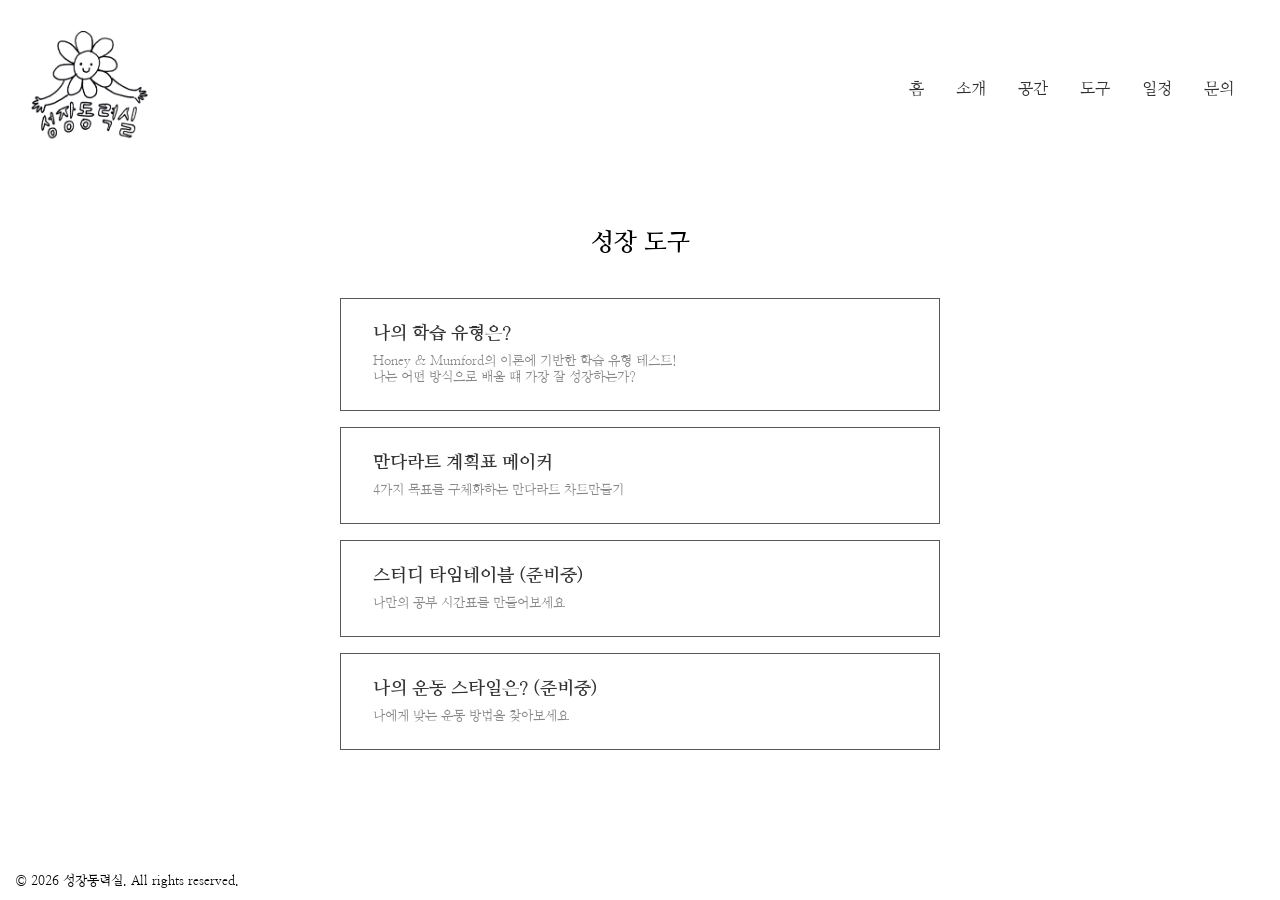
<file: tools.html>
<!doctype html>
<html lang="ko">
  <head>
    <meta charset="UTF-8" />
    <meta name="viewport" content="width=device-width, initial-scale=1.0" />
    <meta
      name="description"
      content="성장동력실은 카톡오픈채팅방을 통해 활발하게 교류하는 2030 커뮤니티입니다. 공부, 운동, 독서, 취미 등 다양한 활동을 격력하며 혼자서는 하기 쉽지 않은 일을 함께 그리고 같이 해나가는 모임입니다."
    />
    <meta name="author" content="Ingrid Koh" />
    <title>성장동력실!</title>
    <link
      href="https://fonts.googleapis.com/css2?family=Nanum+Myeongjo:wght@400;700&display=swap"
      rel="stylesheet"
    />
    <link rel="stylesheet" href="style.css" />
    <link rel="stylesheet" href="tools.css" />
  </head>
  <body>
    <header>
      <a href="index.html" class="logo">
        <img src="illust-hero.png" alt="성장동력실 로고" />
      </a>
      <nav>
        <ul>
          <li><a href="index.html">홈</a></li>
          <li><a href="who-we-are.html">소개</a></li>
          <li><a href="study-space.html">공간</a></li>
          <li><a href="tools.html">도구</a></li>
          <li><a href="events.html">일정</a></li>
          <li><a href="contact.html">문의</a></li>
        </ul>
      </nav>
    </header>

    <main>
      <h2>성장 도구</h2>
      <div class="tools-list">
        <a href="lsquiz.html" class="tool-card">
          <h3>나의 학습 유형은?</h3>
          <p>
            Honey &amp; Mumford의 이론에 기반한 학습 유형 테스트! <br />나는
            어떤 방식으로 배울 떄 가장 잘 성장하는가?
          </p>
        </a>

        <a href="mandalart.html" class="tool-card">
          <h3>만다라트 계획표 메이커</h3>
          <p>4가지 목표를 구체화하는 만다라트 차트만들기</p>
        </a>

        <a href="timetable.html" class="tool-card">
          <h3>스터디 타임테이블 (준비중)</h3>
          <p>나만의 공부 시간표를 만들어보세요</p>
        </a>

        <a href="exercise-quiz.html" class="tool-card">
          <h3>나의 운동 스타일은? (준비중)</h3>
          <p>나에게 맞는 운동 방법을 찾아보세요</p>
        </a>
      </div>
    </main>

    <footer>
      <p>&copy; 2026 성장동력실. All rights reserved.</p>
    </footer>
  </body>
</html>
</file>
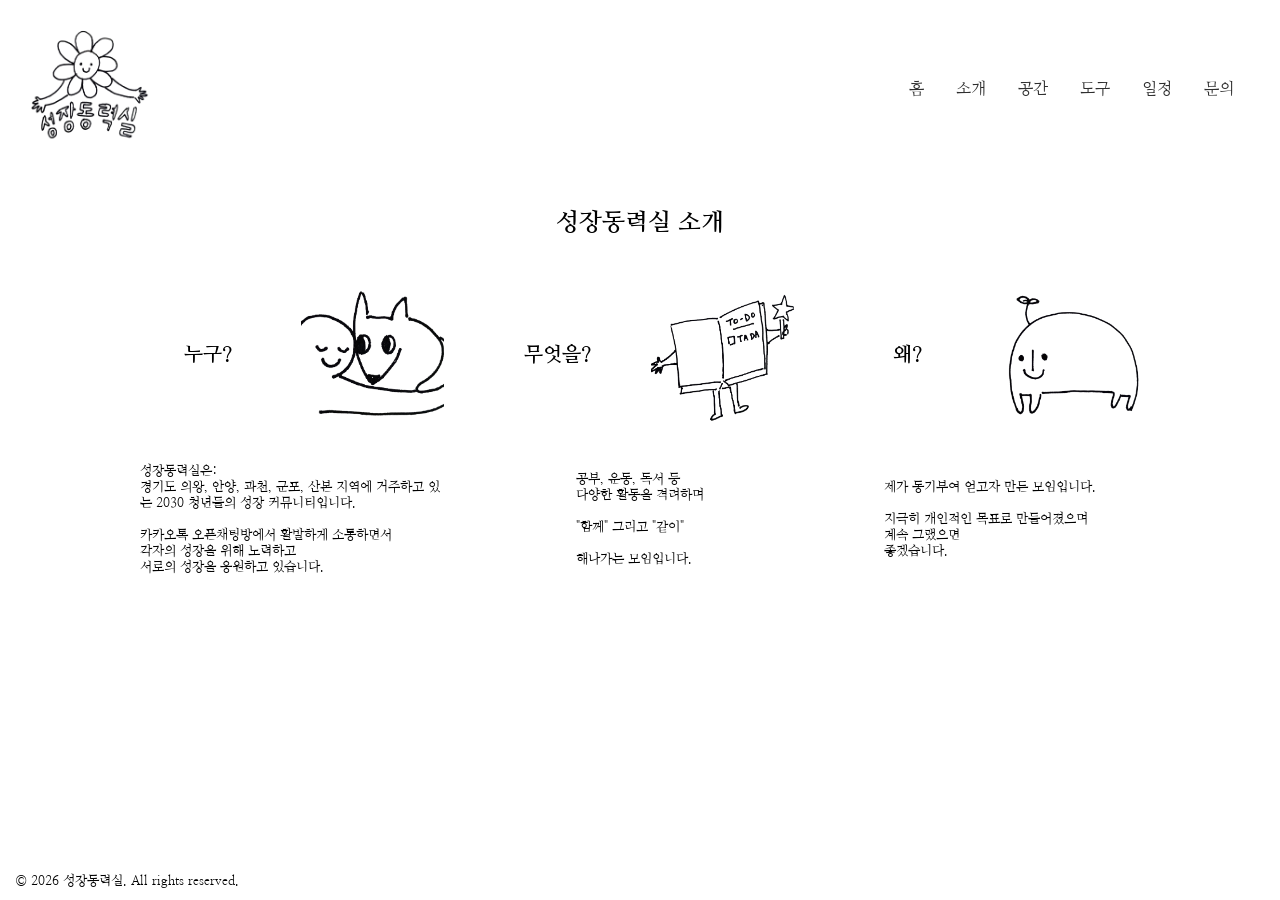
<file: who-we-are.html>
<!doctype html>
<html lang="ko">
  <head>
    <meta charset="UTF-8" />
    <meta name="viewport" content="width=device-width, initial-scale=1.0" />
    <meta
      name="description"
      content="성장동력실은 카톡오픈채팅방을 통해 활발하게 교류하는 2030 커뮤니티입니다. 공부, 운동, 독서, 취미 등 다양한 활동을 격력하며 혼자서는 하기 쉽지 않은 일을 함께 그리고 같이 해나가는 모임입니다."
    />
    <meta name="author" content="Ingrid Koh" />
    <title>성장동력실!</title>
    <link
      href="https://fonts.googleapis.com/css2?family=Nanum+Myeongjo:wght@400;700&display=swap"
      rel="stylesheet"
    />
    <link rel="stylesheet" href="style.css" />
    <link rel="stylesheet" href="who-we-are.css" />
  </head>
  <body>
    <header>
      <a href="index.html" class="logo">
        <img src="illust-hero.png" alt="성장동력실 로고" />
      </a>
      <nav>
        <ul>
          <li><a href="index.html">홈</a></li>
          <li><a href="who-we-are.html">소개</a></li>
          <li><a href="study-space.html">공간</a></li>
          <li><a href="tools.html">도구</a></li>
          <li><a href="events.html">일정</a></li>
          <li><a href="contact.html">문의</a></li>
        </ul>
      </nav>
    </header>
    <main>
      <h2>성장동력실 소개</h2>
      <div class="sections-wrapper">
        <section id="who-are-we">
          <div class="item">
            <h2>누구?</h2>
          </div>
          <div class="item">
            <img src="illust-who.png" alt="우린 누구인가요 일러스트" />
          </div>
          <div class="item">
            <p>
              성장동력실은: <br />경기도 의왕, 안양, 과천, 군포, 산본 지역에
              거주하고 있는 2030 청년들의 성장 커뮤니티입니다. <br /><br />
              카카오톡 오픈채팅방에서 활발하게 소통하면서<br />
              각자의 성장을 위해 노력하고<br />서로의 성장을 응원하고 있습니다.
            </p>
          </div>
        </section>

        <section id="what-are-we">
          <div class="item">
            <h2>무엇을?</h2>
          </div>
          <div class="item">
            <img src="illust-what.png" alt="우린 무얼하나요 일러스트" />
          </div>
          <div class="item">
            <p>
              공부, 운동, 독서 등 <br />
              다양한 활동을 격려하며 <br /><br />"함께" 그리고 "같이"
              <br /><br />해나가는 모임입니다.
            </p>
          </div>
        </section>

        <section id="why-are-we">
          <div class="item">
            <h2>왜?</h2>
          </div>
          <div class="item">
            <img src="illust-why.png" alt="우린 왜 존재하나요 일러스트" />
          </div>
          <div class="item">
            <p>
              제가 동기부여 얻고자 만든 모임입니다. <br /><br />
              지극히 개인적인 목표로 만들어졌으며 <br />계속 그랬으면 <br />
              좋겠습니다.
            </p>
          </div>
        </section>
      </div>
    </main>

    <footer>
      <p>&copy; 2026 성장동력실. All rights reserved.</p>
    </footer>
  </body>
</html>
</file>
<file: style.css>
* {
  box-sizing: border-box;
  margin: 0;
  padding: 0;
}

body {
  background-color: #fff;
  font-family: "Nanum Myeongjo", serif;
  display: flex;
  flex-direction: column;
  min-height: 100vh;
}

header {
  display: flex;
  justify-content: space-between;
  align-items: center;
  padding: 30px;
  margin: 0px 0px 10px;
}

main {
  flex-grow: 1;
}

.logo img {
  width: 120px;
  height: auto;
}

nav ul {
  display: flex;
  list-style: none;
  justify-content: space-around;
}

li {
  padding: 0 1rem;
}

nav a:link {
  text-decoration: none;
  color: rgb(46, 46, 46);
}

nav a:visited {
  color: rgb(46, 46, 46);
}

nav a:hover {
  color: rgb(184, 161, 229);
  text-decoration: underline;
}

footer {
  font-size: small;
  padding: 30px 15px 10px;
  margin: 10px 0px 0px;
}
</file>
<file: homepage.css>
main {
  min-height: 100vh;
  position: relative;
}

.hero {
  position: absolute;
  top: 50%;
  left: 50%;
  transform: translate(-50%, -50%);
}

.hero img {
  width: 30vw;
  max-width: 350px;
  min-width: 120px;
  margin: 10px;
}

#about {
  position: absolute;
  top: 12%;
  right: 12%;
}

#about img {
  width: 16vw;
  max-width: 200px;
  min-width: 70px;
  margin: 20px;
}

#space {
  position: absolute;
  top: 12%;
  left: 12%;
}

#space img {
  width: 14vw;
  max-width: 170px;
  min-width: 60px;
  margin: 10px;
}

#tools {
  position: absolute;
  bottom: 12%;
  left: 12%;
}

#tools img {
  width: 15vw;
  max-width: 190px;
  min-width: 65px;
  margin: 10px;
}

#contact {
  position: absolute;
  bottom: 12%;
  right: 12%;
}

#contact img {
  width: 15vw;
  max-width: 190px;
  min-width: 65px;
  margin: 10px;
}

#events {
  position: absolute;
  top: 0;
  left: 50%;
  transform: translateX(-50%);
}

#events img {
  width: 14vw;
  max-width: 200px;
  min-width: 65px;
  margin: 5px;
}

.illust-link {
  padding: 20px;
  text-decoration: none;
  display: flex;
  flex-direction: column;
  align-items: center;
  gap: 8px;
}

.illust-link span {
  display: block;
  font-family: "Nanum Myeongjo", serif;
  font-size: 14px;
  color: #333;
  text-align: center;
}

@media (max-width: 900px) {
  main {
    min-height: auto;
    position: static;
    display: grid;
    grid-template-columns: 1fr 1fr;
    grid-template-rows: auto;
    place-items: center;
    padding: 10px;
    gap: 10px;
  }

  .hero {
    position: static;
    transform: none;
    grid-column: span 2;
    text-align: center;
  }

  .hero img {
    width: 40vw;
    max-width: 150px;
  }

  #about,
  #space,
  #tools,
  #contact,
  #events {
    position: static;
    transform: none;
  }

  #events {
    grid-column: span 2; /* takes full width, entered on its own row */
  }

  .illust-link {
    padding: 10px;
  }

  .illust-link img {
    width: 30vw;
    max-width: 130px;
  }
}
</file>
<file: contact.css>
main {
  flex-grow: 1;
  display: flex;
  flex-direction: column;
  align-items: center;
  padding: 40px 20px;
  gap: 40px;
}

main h2 {
  text-align: center;
}

section {
  width: 100%;
  max-width: 600px;
  display: flex;
  flex-direction: column;
  gap: 16px;
}

section h2 {
  font-size: 18px;
  margin-bottom: 8px;
}

.social-link {
  display: flex;
  align-items: center;
  align-self: center;
  gap: 12px;
  padding: 16px 24px;
  text-decoration: none;
  font-size: 16px;
  border: 1px solid #585858;
  transition: background-color 0.3s;
  max-width: 300px;
}

.social-link:visited {
  color: #333;
}

.discord:visited {
  color: white;
}

.social-link:hover {
  background-color: #f5f5f5;
}

.kakao {
  color: #333;
  background-color: #feee5e;
  border-color: #fee500;
}

.discord {
  color: white;
  background-color: #5865f2;
  border-color: #5865f2;
}

p {
  text-align: center;
}

/* 
form {
  display: flex;
  flex-direction: column;
  gap: 16px;
  width: 100%;
}

label {
  padding-left: 14px;
  font-size: 14px;
  color: #333;
}

input,
textarea {
  width: 100%;
  padding: 10px 14px;
  border: 1px solid #585858;
  font-family: "Nanum Myeongjo", serif;
  font-size: 14px;
  background-color: #fff;
}

input:focus,
textarea:focus {
  outline: none;
  border-color: #333;
}

button[type="submit"] {
  align-self: flex-start;
  padding: 12px 32px;
  background-color: #333;
  color: white;
  border: none;
  font-family: "Nanum Myeongjo", serif;
  font-size: 14px;
  cursor: pointer;
  transition: background-color 0.3s;
}

button[type="submit"]:hover {
  background-color: #555;
}
*/
</file>
<file: lsquiz.css>
/* =============================================
   lsquiz.css — 심리테스트 page styles
   Complements the global style.css
   ============================================= */

/* -- CUSTOM PROPERTIES -- */
:root {
  --quiz-bg: #faf8f4;
  --quiz-surface: #ffffff;
  --quiz-border: #e8e2d9;
  --quiz-text: #2c2c2c;
  --quiz-text-soft: #6b6560;
  --quiz-accent: #3d3530;

  /* Learning style accent colours */
  --color-activist: #c0392b;
  --color-reflector: #2471a3;
  --color-theorist: #b7950b;
  --color-pragmatist: #1e8449;
  --color-allrounder: #6c3483;

  --quiz-radius: 12px;
  --quiz-shadow: 0 2px 16px rgba(0, 0, 0, 0.07);
}

/* -- LAYOUT -- */
#quiz-app {
  min-height: 100vh;
  background-color: var(--quiz-bg);
  display: flex;
  flex-direction: column;
}

.quiz-container {
  width: 100%;
  max-width: 680px;
  margin: 0 auto;
  padding: 48px 24px 64px;
  box-sizing: border-box;
}

/* -- SCREEN SWITCHING -- */
.screen {
  display: none;
}

.screen.active {
  display: block;
}

/* =============================================
   INTRO SCREEN
   ============================================= */
#screen-intro .quiz-container {
  text-align: center;
}

.logo {
  display: block;
  margin-bottom: 24px;
}

.intro-illustration {
  width: 240px;
  height: 240px;
  margin: 0 auto 24px;
  display: block;
}

.screen-label {
  font-family: "Jua", sans-serif;
  font-size: 13px;
  letter-spacing: 0.08em;
  color: var(--quiz-text-soft);
  margin: 0 0 12px;
  text-transform: uppercase;
}

#screen-intro h1 {
  font-family: "Jua", sans-serif;
  font-size: clamp(26px, 5vw, 36px);
  font-weight: 700;
  color: var(--quiz-text);
  margin: 0 0 20px;
  line-height: 1.3;
}

.intro-desc {
  font-family: "Nanum Gothic", sans-serif;
  font-size: 16px;
  color: var(--quiz-text-soft);
  line-height: 1.8;
  margin: 0 0 12px;
}

.intro-meta {
  font-size: 13px;
  color: #aaa09a;
  margin: 0 0 36px;
  font-family: "Nanum Gothic", sans-serif;
}

.btn-primary {
  display: inline-block;
  background-color: var(--quiz-accent);
  color: #fff;
  font-family: "Jua", sans-serif;
  font-size: 16px;
  padding: 14px 40px;
  border: none;
  border-radius: 100px;
  cursor: pointer;
  letter-spacing: 0.04em;
  transition:
    background-color 0.2s,
    transform 0.15s;
}

.btn-primary:hover {
  background-color: #5a4d45;
  transform: translateY(-1px);
}

/* =============================================
   QUIZ SCREEN
   ============================================= */

/* Progress bar */
.progress-wrap {
  height: 4px;
  background-color: var(--quiz-border);
  border-radius: 2px;
  margin-bottom: 32px;
  overflow: hidden;
}

.progress-bar {
  height: 100%;
  width: 0%;
  background-color: var(--quiz-accent);
  border-radius: 2px;
  transition: width 0.4s ease;
}

/* Question */
.question-meta {
  font-size: 13px;
  color: var(--quiz-text-soft);
  margin: 0 0 16px;
  letter-spacing: 0.03em;
}

.question-text {
  font-family: "Jua", sans-serif;
  font-size: clamp(18px, 3vw, 22px);
  font-weight: 700;
  color: var(--quiz-text);
  line-height: 1.5;
  margin: 0 0 28px;
}

/* Options */
.options {
  display: flex;
  flex-direction: column;
  gap: 12px;
}

.option-btn {
  width: 100%;
  background-color: var(--quiz-surface);
  border: 1.5px solid var(--quiz-border);
  border-radius: var(--quiz-radius);
  padding: 16px 20px;
  font-family: "Nanum Gothic", sans-serif;
  font-size: 15px;
  color: var(--quiz-text);
  text-align: left;
  cursor: pointer;
  line-height: 1.6;
  box-shadow: var(--quiz-shadow);
  transition:
    border-color 0.15s,
    background-color 0.15s,
    transform 0.1s;
}

.option-btn:hover {
  border-color: var(--quiz-accent);
  background-color: #f5f0eb;
  transform: translateX(4px);
}

.option-btn:active {
  transform: translateX(2px);
}

/* =============================================
   QUESTION ILLUSTRATION
   ============================================= */

/* Centre the illustration and question text */
#question-illustration {
  text-align: center;
  margin-bottom: 20px;
}

#question-illustration .question-illustration-img {
  width: 320px;
  height: 320px;
  object-fit: contain;
  display: inline-block;
}

/* Centre the question number and text */
.question-meta {
  text-align: center;
}

.question-text {
  text-align: center;
}

/* Options stay left-aligned for readability */
.option-btn {
  text-align: left;
}

/* Responsive */
@media (max-width: 480px) {
  #question-illustration.question-illustration-img {
    width: 220px;
    height: 220px;
  }
}

/* =============================================
   RESULT SCREEN
   ============================================= */
#screen-result .quiz-container {
  text-align: center;
}

/* Illustration — single result */
.result-illustration {
  width: 220px;
  height: 220px;
  margin: 0 auto 20px;
  display: block;
}

/* Illustration — dual result (two side by side) */
.result-illustrations-dual {
  display: flex;
  justify-content: center;
  align-items: center;
  gap: 16px;
  margin-bottom: 20px;
}

.result-illustrations-dual img {
  width: 180px;
  height: 180px;
}

/* Result header */
.result-type {
  font-family: "Jua", sans-serif;
  font-size: clamp(22px, 4vw, 30px);
  font-weight: 700;
  color: var(--quiz-text);
  margin: 0 0 10px;
}

.result-tagline {
  font-family: "Jua", sans-serif;
  font-size: 16px;
  color: var(--quiz-text-soft);
  font-style: italic;
  margin: 0 0 36px;
}

/* Result body — left-aligned sections */
.result-body {
  text-align: left;
}

.result-section {
  background-color: var(--quiz-surface);
  border: 1.5px solid var(--quiz-border);
  border-radius: var(--quiz-radius);
  padding: 20px 24px;
  margin-bottom: 14px;
  box-shadow: var(--quiz-shadow);
}

.result-section strong {
  display: block;
  font-family: "Nanum Gothic", sans-serif;
  font-size: 13px;
  letter-spacing: 0.06em;
  text-transform: uppercase;
  color: var(--quiz-text-soft);
  margin-bottom: 10px;
}

.result-section p {
  font-family: "Nanum Gothic", sans-serif;
  font-size: 15px;
  color: var(--quiz-text);
  line-height: 1.85;
  margin: 0;
}

/* Dual result — named block header */
.result-block {
  margin-bottom: 32px;
}

.result-block-name {
  font-family: "Jua", sans-serif;
  font-size: 18px;
  font-weight: 700;
  color: var(--quiz-text);
  margin: 0 0 14px;
  padding-bottom: 10px;
  border-bottom: 1.5px solid var(--quiz-border);
  text-align: left;
}

.dual-note {
  font-size: 14px;
  color: var(--quiz-text-soft);
  text-align: center;
  margin-top: 8px;
  font-style: italic;
}

/* -- PAIRINGS SECTION -- */
.pairings-section {
  margin-top: 28px;
}

.pairings-title {
  font-family: "Jua", sans-serif;
  font-size: 18px;
  font-weight: 700;
  color: var(--quiz-text);
  margin: 0 0 20px;
  text-align: left;
}

/* Illustration row - side by side */
.pairing-illustrations {
  display: flex;
  justify-content: center;
  gap: 24px;
  margin-bottom: 20px;
}

.pairing-illust-wrap {
  display: flex;
  flex-direction: column;
  align-items: center;
  gap: 8px;
  flex: 1;
}

.pairing-illust-wrap img {
  width: 120px;
  height: 120px;
  object-fit: contain;
}

.pairing-illust-label {
  font-family: "Jua", sans-serif;
  font-size: 13px;
  color: var(--quiz-text-soft);
  text-align: center;
  margin: 0;
}

/* Cards grid - side by side matching the illustrations */
.pairing-cards-grid {
  display: grid;
  grid-template-columns: 1fr 1fr;
  gap: 12px;
}

.pairing-card {
  background-color: var(--quiz-surface);
  border: 1.5px solid var(--quiz-border);
  border-radius: var(--quiz-radius);
  padding: 16px;
  box-shadow: var(--quiz-shadow);
}

.pairing-role {
  font-family: "Jua", sans-serif;
  font-size: 13px;
  color: var(--quiz-text-soft);
  margin: 0 0 8px;
}

.pairing-desc {
  font-family: "Nanum Gothic", sans-serif;
  font-size: 13px;
  color: var(--quiz-text);
  line-height: 1.75;
  margin: 0 0 8px;
}

.pairing-tip {
  font-size: 12px;
  color: var(--quiz-text-soft);
  background-color: #f5f0eb;
  border-radius: 6px;
  padding: 8px 12px;
  margin: 0;
  line-height: 1.6;
}

/* Stack to single column on mobile */
@media (max-width: 480px) {
  .pairing-illustrations {
    gap: 16px;
  }

  .pairing-illust-wrap img {
    width: 80px;
    height: 80px;
  }

  .pairing-cards-grid {
    grid-template-columns: 1fr;
  }
}

/* -- RETRY BUTTON -- */
.btn-secondary {
  display: inline-block;
  background-color: transparent;
  color: var(--quiz-accent);
  font-family: "Jua", sans-serif;
  font-size: 15px;
  padding: 12px 32px;
  border: 1.5px solid var(--quiz-accent);
  border-radius: 100px;
  cursor: pointer;
  margin-top: 36px;
  letter-spacing: 0.03em;
  transition:
    background-color 0.2s,
    color 0.2s;
}

.btn-secondary:hover {
  background-color: var(--quiz-accent);
  color: #fff;
}

/* =============================================
   RESPONSIVE
   ============================================= */
@media (max-width: 480px) {
  .quiz-container {
    padding: 32px 16px 48px;
  }

  .option-btn {
    font-size: 14px;
    padding: 14px 16px;
  }

  .result-section {
    padding: 16px 18px;
  }

  .pairing-card {
    padding: 14px 16px;
  }

  .result-illustrations-dual img {
    width: 110px;
    height: 110px;
  }
}

/* =============================================
   NAV BUTTONS
   ============================================= */
.option-btn.selected {
  border-color: var(--quiz-accent);
  background-color: #f5f0eb;
}

/* -- NAV BUTTON ROW -- */
.nav-buttons {
  display: flex;
  justify-content: space-between;
  align-items: center;
  margin-top: 24px;
}

/* -- 이전 BUTTON -- */
.btn-prev {
  background-color: transparent;
  color: var(--quiz-text-soft);
  border: 1.5px solid var(--quiz-border);
  font-family: "Jua", sans-serif;
  font-size: 14px;
  padding: 10px 22px;
  border-radius: 100px;
  cursor: pointer;
  transition:
    border-color 0.2s,
    color 0.2s;
}

.btn-prev:hover {
  border-color: var(--quiz-text-soft);
  color: var(--quiz-text);
}

/* Hidden on Q1 via JS visiblity:hidden - keeps layout stable */
.btn-prev[style*="hidden"] {
  pointer-events: none;
}

/* -- 다음 BUTTON -- */
.btn-next {
  background-color: var(--quiz-accent);
  color: #fff;
  border: none;
  font-family: "Jua", sans-serif;
  font-size: 14px;
  padding: 10px 28px;
  border-radius: 100px;
  cursor: pointer;
  transition:
    background-color 0.2s,
    opacity 0.2s;
}

.btn-next:hover:not(:disabled) {
  background-color: #5a4d45;
}

/* -- Disabled state - waiting for an option to be selected */
.btn-next:disabled {
  opacity: 0.35;
  cursor: not-allowed;
}

/* -- RESPONSIVE -- */
@media (max-width: 480px) {
  .btn-prev,
  .btn-next {
    font-size: 13px;
    padding: 10px 18px;
  }
}

/* -- RESULT REVEAL ANIMATION -- */
@keyframes fadeSlideUp {
  from {
    opacity: 0;
    transform: translateY(20px);
  }
  to {
    opacity: 1;
    transform: translateY(0);
  }
}

.result-animate {
  opacity: 0;
  animation: fadeSlideUp 0.5s ease forwards;
}

.result-type,
.result-tagline {
  opacity: 0;
  animation: fadeSlideUp 0.5s ease forwards;
}

.result-type {
  animation-delay: 0s;
}

.result-tagline {
  animation-delay: 0.1s;
}
</file>
<file: mandalart.css>
:root {
  --paper: #fbf5e6;
  --ink: #5b4030;
  --ink-soft: #9c8168;
  --lemon: #f6d34c;
  --core-gold: #efc230;
  --cream-cell: #fffdf6;
}
* {
  box-sizing: border-box;
}
body {
  background: var(--paper);
  color: var(--ink);
  font-family: "Nunito", "Gowun Dodum", sans-serif;
  overflow-x: hidden;
}
.page {
  max-width: 640px;
  margin: 0 auto;
  padding: 28px 16px 80px;
  position: relative;
}

/* ---------- Header ---------- */
.topbar {
  display: flex;
  justify-content: flex-end;
  margin-bottom: 6px;
}
.lang-toggle {
  display: flex;
  border: 1.5px solid var(--ink);
  border-radius: 999px;
  overflow: hidden;
  font-family: "Nunito", sans-serif;
  font-weight: 700;
  font-size: 12px;
}
.lang-toggle button {
  background: var(--paper);
  border: none;
  padding: 5px 12px;
  color: var(--ink-soft);
  cursor: pointer;
}
.lang-toggle button.active {
  background: var(--ink);
  color: var(--paper);
}

.title-wrap {
  text-align: center;
  margin: 6px 0 30px;
}
.rule {
  display: block;
  margin: 0 auto;
}
.title-line {
  display: flex;
  justify-content: center;
  align-items: center;
  margin: 20px 0 14px;
}
.title {
  font-family: "Kalam", "Gaegu", cursive;
  font-size: 40px;
  font-weight: 700;
  color: var(--ink);
  line-height: 1;
  letter-spacing: 2px;
  padding-right: 2px;
}
.title.kr {
  font-family: "Gaegu", cursive;
  letter-spacing: 1px;
  padding-right: 1px;
}
.subtitle {
  font-size: 13px;
  color: var(--ink-soft);
  letter-spacing: 3px;
  text-transform: uppercase;
  margin-top: 14px;
}

/* ---------- Super grid ---------- */
.super-grid {
  display: grid;
  grid-template-columns: repeat(3, 1fr);
  gap: 14px;
}
@media (min-width: 520px) {
  .super-grid {
    gap: 20px;
  }
}

.block {
  position: relative;
  aspect-ratio: 1 / 1;
  transition:
    transform 0.18s ease,
    opacity 0.3s ease,
    filter 0.3s ease;
}
.block.zoomable {
  cursor: pointer;
}
.block.zoomable:hover {
  transform: translateY(-2px) rotate(-0.3deg);
}
.block.center-block:hover {
  transform: translateY(-2px) rotate(0.3deg);
}

.block svg.grid-lines {
  position: absolute;
  inset: 0;
  width: 100%;
  height: 100%;
  pointer-events: none;
}
.cell-layer {
  position: absolute;
  inset: 0;
}
.cell {
  position: absolute;
  display: flex;
  align-items: center;
  justify-content: center;
  padding: 0;
  overflow: hidden;
}

.cell-input {
  width: 100%;
  max-height: 100%;
  overflow: hidden;
  text-align: center;
  font: inherit;
  color: var(--ink);
  padding: 2px 3px;
  font-size: 9px;
  line-height: 1.25;
  outline: none;
  overflow-wrap: break-word;
  white-space: normal;
}
.cell-input:empty:before {
  content: attr(data-placeholder);
  color: rgba(156, 129, 104, 0.4);
  font-style: italic;
  font-weight: 400;
}

.cell.center-cell .cell-input {
  background: var(--lemon);
  border-radius: 3px;
  font-family: "Kalam", "Gaegu", cursive;
  font-weight: 700;
  font-size: 10.5px;
  padding: 6px 3px;
  width: 84%;
  margin: 0 auto;
}
.cell.core-cell .cell-input {
  background: var(--core-gold);
  border-radius: 4px;
  font-family: "Kalam", "Gaegu", cursive;
  font-weight: 700;
  font-size: 12px;
  padding: 6px 3px;
  width: 84%;
  margin: 0 auto;
}
.linked-label {
  width: 84%;
  max-height: 100%;
  overflow: hidden;
  background: var(--lemon);
  border-radius: 3px;
  padding: 6px 3px;
  display: flex;
  align-items: center;
  justify-content: center;
  text-align: center;
  font-family: "Kalam", "Gaegu", cursive;
  font-weight: 700;
  font-size: 10px;
  line-height: 1.25;
  color: var(--ink);
  word-break: break-word;
}
.linked-label.empty {
  color: rgba(91, 64, 48, 0.4);
  font-weight: 400;
  font-style: italic;
}

.super-grid.dimmed .block:not(.active) {
  opacity: 0.18;
  filter: blur(1px) grayscale(30%);
  pointer-events: none;
}

/* ---------- Zoom overlay ---------- */
.backdrop {
  position: fixed;
  inset: 0;
  background: rgba(91, 64, 48, 0.28);
  z-index: 40;
  display: none;
}
.backdrop.show {
  display: block;
}

.zoom-panel {
  position: fixed;
  z-index: 50;
  left: 50%;
  top: 50%;
  transform: translate(-50%, -50%) scale(0.85);
  width: min(88vw, 420px);
  aspect-ratio: 1/1;
  background: var(--cream-cell);
  border-radius: 14px;
  box-shadow: 0 18px 50px rgba(91, 64, 48, 0.35);
  padding: 9px;
  opacity: 0;
  pointer-events: none;
  transition:
    transform 0.28s cubic-bezier(0.2, 0.8, 0.3, 1),
    opacity 0.22s ease;
}
.zoom-panel.show {
  opacity: 1;
  transform: translate(-50%, -50%) scale(1);
  pointer-events: all;
}
.zoom-panel .cell-input {
  font-size: 15px;
  padding: 6px 6px;
}
.zoom-panel .cell-layer {
  inset: 9px;
}
.zoom-panel .cell.center-cell .cell-input {
  font-size: 18px;
  padding: 10px 6px;
}
.zoom-panel .cell.core-cell .cell-input {
  font-size: 21px;
  padding: 10px 6px;
}
.zoom-panel .linked-label {
  font-size: 17px;
  padding: 10px 6px;
}

/* ---------- Footer actions ---------- */
.actions {
  display: flex;
  gap: 10px;
  justify-content: center;
  margin-top: 34px;
  flex-wrap: wrap;
}
.btn {
  font-family: "Nunito", sans-serif;
  font-weight: 700;
  font-size: 13px;
  padding: 10px 18px;
  border-radius: 10px;
  border: 1.6px solid var(--ink);
  background: var(--cream-cell);
  color: var(--ink);
  cursor: pointer;
}
.btn.primary {
  background: var(--lemon);
}
.btn.danger-armed {
  background: #c1694f;
  color: var(--cream-cell);
}
.btn:active {
  transform: translateY(1px);
}
.note {
  text-align: center;
  font-size: 11.5px;
  color: var(--ink-soft);
  margin-top: 10px;
  line-height: 1.5;
}
.hint {
  text-align: center;
  font-size: 12px;
  color: var(--ink-soft);
  margin: -14px 0 20px;
}

/* ---------- Toast ---------- */
.toast {
  position: fixed;
  left: 50%;
  bottom: 28px;
  transform: translateX(-50%) translateY(20px);
  background: var(--ink);
  color: var(--paper);
  font-size: 13px;
  font-weight: 600;
  padding: 10px 18px;
  border-radius: 10px;
  opacity: 0;
  pointer-events: none;
  transition:
    opacity 0.25s ease,
    transform 0.25s ease;
  z-index: 60;
  max-width: 80vw;
  text-align: center;
}
.toast.show {
  opacity: 1;
  transform: translateX(-50%) translateY(0);
}
</file>
<file: study-space.css>
main {
  display: block;
  padding: 20px 40px;
}

main h2 {
  text-align: center;
  margin-bottom: 20px;
}

.table-wrapper {
  overflow-x: auto;
}

table {
  width: 100%;
  min-width: 900px;
  border-collapse: collapse;
  font-family: "Nanum Myeongjo", serif;
  font-size: 14px;
}

th {
  background-color: #f5f5f5;
  font-weight: bold;
  text-align: left;
  padding: 12px 16px;
  border-bottom: 2px solid #585858;
}

td {
  padding: 12px 16px;
  border-bottom: 1px solid #ddd;
  vertical-align: top;
  line-height: 1.8;
}

td ul {
  padding-left: 10px;
  margin: 0;
  list-style-type: disc;
  display: block;
}

td ul li {
  margin-bottom: 4px;
  line-height: 1.4;
}

tbody tr:nth-child(even) {
  background-color: #fafafa;
}
</file>
<file: tools.css>
main {
  flex-grow: 1;
  display: flex;
  flex-direction: column;
  align-items: center;
  padding: 40px 20px;
}

main h2 {
  text-align: center;
  margin-bottom: 40px;
}

.tools-list {
  display: flex;
  flex-direction: column;
  gap: 16px;
  width: 100%;
  max-width: 600px;
}

.tool-card {
  display: block;
  text-decoration: none;
  border: 1px solid #585858;
  padding: 24px 32px;
  color: #333;
  transition: background-color 0.3s;
}

.tool-card h3 {
  font-size: 18px;
  margin-bottom: 8px;
}

.tool-card p {
  font-size: 13px;
  color: #888;
}

.tool-card:hover {
  background-color: #f5f5f5;
}
</file>
<file: who-we-are.css>
main {
  flex-grow: 1;
  display: flex;
  flex-direction: column;
  align-items: center;
  padding: 20px;
}

main h2 {
  text-align: center;
  margin-bottom: 40px;
}

section {
  display: grid;
  grid-template-columns: repeat(2, 1fr);
  grid-template-rows: repeat(2, 1fr);
  gap: 10px;
  width: 320px;
  height: 320px;
  flex-shrink: 0;
}

.sections-wrapper {
  display: flex;
  flex-wrap: nowrap;
  justify-content: center;
  gap: 30px;
}

@media (max-width: 1020px) {
  .sections-wrapper {
    flex-direction: column;
    align-items: center;
  }
}

.item {
  display: flex;
  justify-content: center;
  align-items: center;
  background-color: #fff;
  border: none;
  font-size: small;
  padding: 10px;
}

.item h2 {
  text-align: center;
  margin: 0;
}

.item img {
  width: 106%;
  height: 100%;
  object-fit: cover;
}

#who-are-we .item:nth-child(3) {
  grid-column: span 2;
}

#what-are-we .item:nth-child(3) {
  grid-column: span 2;
}

#why-are-we .item:nth-child(3) {
  grid-column: span 2;
}
</file>
